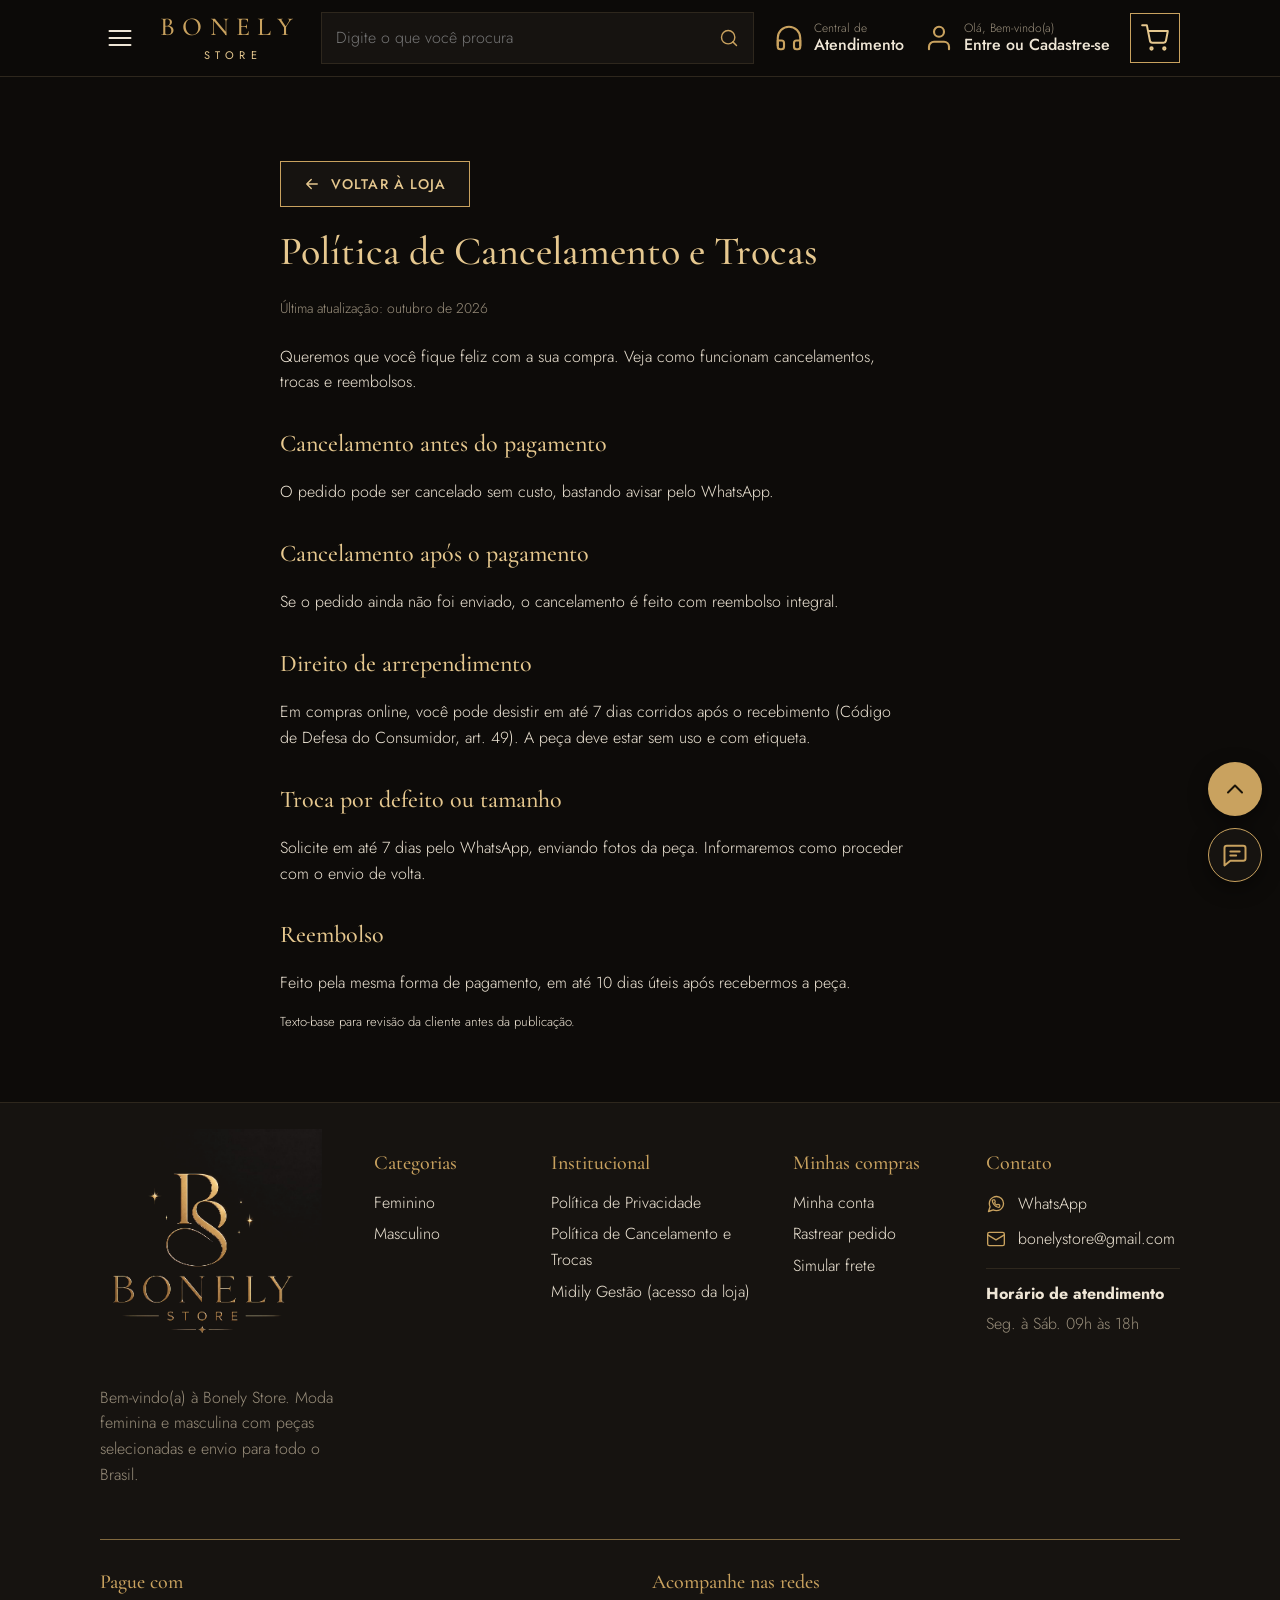
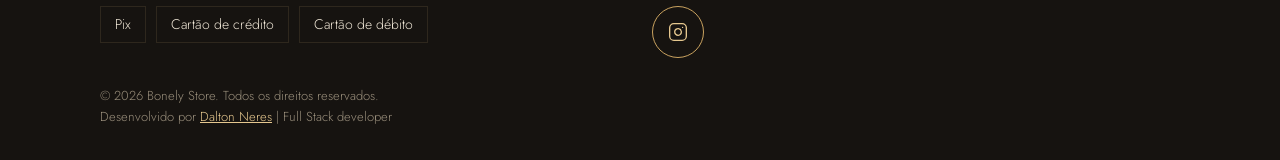
<file: cancelamento.html>
<!doctype html>
<html lang="pt-BR">
<head>
<meta charset="utf-8">
<meta name="viewport" content="width=device-width, initial-scale=1, viewport-fit=cover">
<title>Política de Cancelamento e Trocas | Bonely Store</title>
<link rel="icon" href="IMGs/logo_img.jpeg">
<link href="https://fonts.googleapis.com/css2?family=Cormorant+Garamond:wght@400;500;600&family=Jost:wght@300;400;500&display=swap" rel="stylesheet">
<link rel="stylesheet" href="style.css">
</head>
<body>
<div id="app"></div>
<template id="doc">
<h1>Política de Cancelamento e Trocas</h1>
<p class="upd">Última atualização: outubro de 2026</p>
<p>Queremos que você fique feliz com a sua compra. Veja como funcionam cancelamentos, trocas e reembolsos.</p>
<h2>Cancelamento antes do pagamento</h2>
<p>O pedido pode ser cancelado sem custo, bastando avisar pelo WhatsApp.</p>
<h2>Cancelamento após o pagamento</h2>
<p>Se o pedido ainda não foi enviado, o cancelamento é feito com reembolso integral.</p>
<h2>Direito de arrependimento</h2>
<p>Em compras online, você pode desistir em até 7 dias corridos após o recebimento (Código de Defesa do Consumidor, art. 49). A peça deve estar sem uso e com etiqueta.</p>
<h2>Troca por defeito ou tamanho</h2>
<p>Solicite em até 7 dias pelo WhatsApp, enviando fotos da peça. Informaremos como proceder com o envio de volta.</p>
<h2>Reembolso</h2>
<p>Feito pela mesma forma de pagamento, em até 10 dias úteis após recebermos a peça.</p>
<p class="tag">Texto-base para revisão da cliente antes da publicação.</p>
</template>
<script>window.STATIC_PAGE=1</script>
<script src="app.js"></script>
<script src="midily.js"></script>
</body>
</html>
</file>
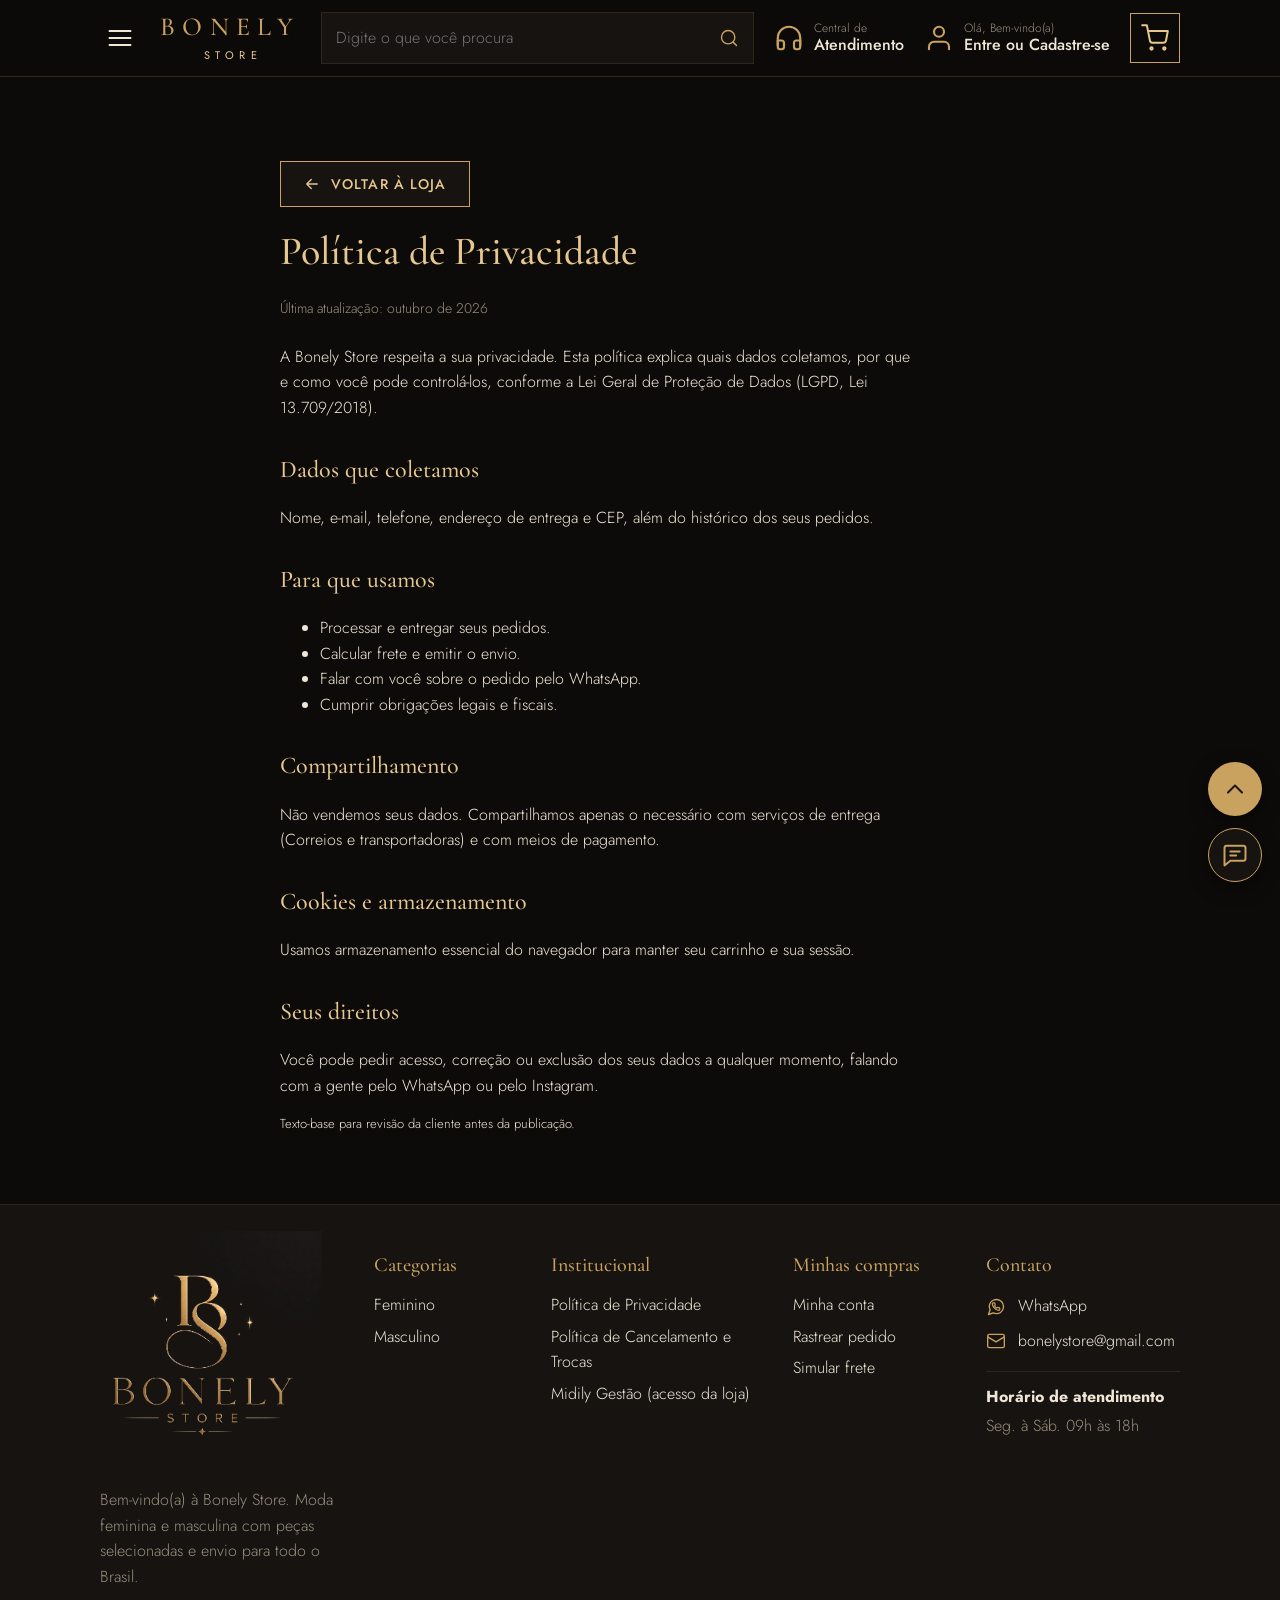
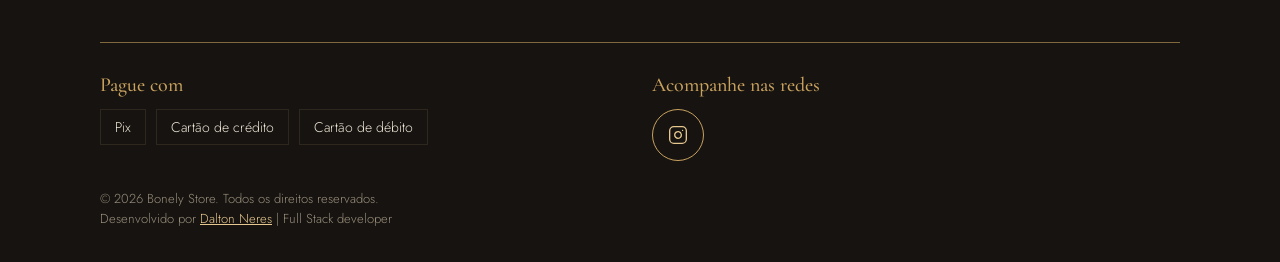
<file: privacidade.html>
<!doctype html>
<html lang="pt-BR">
<head>
<meta charset="utf-8">
<meta name="viewport" content="width=device-width, initial-scale=1, viewport-fit=cover">
<title>Política de Privacidade | Bonely Store</title>
<link rel="icon" href="IMGs/logo_img.jpeg">
<link href="https://fonts.googleapis.com/css2?family=Cormorant+Garamond:wght@400;500;600&family=Jost:wght@300;400;500&display=swap" rel="stylesheet">
<link rel="stylesheet" href="style.css">
</head>
<body>
<div id="app"></div>
<template id="doc">
<h1>Política de Privacidade</h1>
<p class="upd">Última atualização: outubro de 2026</p>
<p>A Bonely Store respeita a sua privacidade. Esta política explica quais dados coletamos, por que e como você pode controlá-los, conforme a Lei Geral de Proteção de Dados (LGPD, Lei 13.709/2018).</p>
<h2>Dados que coletamos</h2>
<p>Nome, e-mail, telefone, endereço de entrega e CEP, além do histórico dos seus pedidos.</p>
<h2>Para que usamos</h2>
<ul><li>Processar e entregar seus pedidos.</li><li>Calcular frete e emitir o envio.</li><li>Falar com você sobre o pedido pelo WhatsApp.</li><li>Cumprir obrigações legais e fiscais.</li></ul>
<h2>Compartilhamento</h2>
<p>Não vendemos seus dados. Compartilhamos apenas o necessário com serviços de entrega (Correios e transportadoras) e com meios de pagamento.</p>
<h2>Cookies e armazenamento</h2>
<p>Usamos armazenamento essencial do navegador para manter seu carrinho e sua sessão.</p>
<h2>Seus direitos</h2>
<p>Você pode pedir acesso, correção ou exclusão dos seus dados a qualquer momento, falando com a gente pelo WhatsApp ou pelo Instagram.</p>
<p class="tag">Texto-base para revisão da cliente antes da publicação.</p>
</template>
<script>window.STATIC_PAGE=1</script>
<script src="app.js"></script>
<script src="midily.js"></script>
</body>
</html>
</file>
<file: style.css>
:root{color-scheme:dark;--bg:#0d0b09;--bg2:#161310;--line:#2e271d;--gold:#c9a25f;--gold2:#e6c88f;--tx:#efe6d6;--mut:#9a8f7c;--err:#d9806b;box-sizing:border-box;padding-top:env(safe-area-inset-top,0px);padding-bottom:env(safe-area-inset-bottom,0px)}
html{scroll-padding-top:env(safe-area-inset-top,0px)}
*{box-sizing:border-box}
body{margin:0;background:var(--bg);color:var(--tx);font:300 16px/1.6 Jost,system-ui,sans-serif}
h1,h2,h3,.serif{font-family:'Cormorant Garamond',Georgia,serif;font-weight:500;margin:0}
a{color:var(--gold2)}
button,input,select{font:inherit;color:inherit}
button{cursor:pointer}
:focus-visible{outline:2px solid var(--gold);outline-offset:2px}
.wrap{max-width:1120px;margin:0 auto;padding:0 20px}
header{position:sticky;top:env(safe-area-inset-top,0px);z-index:5;background:rgba(13,11,9,.94);border-bottom:1px solid var(--line)}
header .wrap{display:flex;align-items:center;justify-content:space-between;height:64px;gap:12px}
.brand{font:500 26px 'Cormorant Garamond',serif;letter-spacing:.28em;color:var(--gold);cursor:pointer;background:none;border:0;padding:0}
nav{display:flex;gap:18px;align-items:center;flex-wrap:wrap}
nav button{background:none;border:0;color:var(--tx);padding:4px 0;letter-spacing:.04em}
nav button:hover{color:var(--gold2)}
.btn{background:var(--gold);color:#1a1409;border:0;padding:11px 22px;letter-spacing:.06em;font-weight:500}
.btn:hover{background:var(--gold2)}
.btn.ghost{background:none;border:1px solid var(--gold);color:var(--gold2)}
.btn.sm{padding:6px 12px;font-size:14px}
.hero{padding:88px 0 72px;text-align:center;border-bottom:1px solid var(--line)}
.hero h1{font-size:clamp(46px,9vw,96px);letter-spacing:.2em;color:var(--gold);line-height:1}
.hero p{max-width:520px;margin:22px auto 30px;color:var(--mut);font-size:18px}
.spark{color:var(--gold2);letter-spacing:1em;font-size:14px}
section{padding:56px 0}
h2{font-size:34px;color:var(--gold2);margin-bottom:6px}
.sub{color:var(--mut);margin:0 0 24px}
.tabs{display:flex;gap:8px;flex-wrap:wrap;margin-bottom:24px;align-items:center}
.tabs button,.tabs select{background:none;border:1px solid var(--line);padding:7px 16px}
.tabs button.on{border-color:var(--gold);color:var(--gold2)}
.tabs select{background:var(--bg)}
.grid{display:grid;grid-template-columns:repeat(auto-fill,minmax(230px,1fr));gap:22px}
.card{background:var(--bg2);border:1px solid var(--line)}
.ph{aspect-ratio:4/5;display:grid;place-items:center;background:radial-gradient(circle at 50% 35%,#2a2218,#120f0b);font:500 64px 'Cormorant Garamond',serif;color:var(--gold);overflow:hidden}
.ph img{width:100%;height:100%;object-fit:cover}
.card .in{padding:14px}
.card h3{font-size:22px}
.price{color:var(--gold2);font-size:18px}
.tag{font-size:13px;color:var(--mut)}
.row{display:flex;gap:8px;align-items:center;flex-wrap:wrap;margin-top:10px}
input,select{background:var(--bg);border:1px solid var(--line);padding:9px 11px;width:100%}
.row input,.row select{width:auto;flex:1;min-width:90px}
label{display:block;font-size:14px;color:var(--mut);margin:10px 0 4px}
.drawer{position:fixed;top:0;right:0;bottom:0;width:min(420px,100%);background:var(--bg2);border-left:1px solid var(--line);z-index:9;transform:translateX(100%);transition:transform .25s;overflow:auto;padding:20px;padding-top:calc(20px + env(safe-area-inset-top,0px))}
.drawer.open{transform:none}
.line{display:flex;justify-content:space-between;gap:10px;padding:8px 0;border-bottom:1px solid var(--line)}
.cart-drawer{padding:0 24px 24px}
.cart-head{position:sticky;top:0;z-index:1;display:flex;align-items:center;justify-content:space-between;gap:12px;padding:calc(18px + env(safe-area-inset-top,0px)) 0 16px;background:var(--bg2);border-bottom:1px solid var(--line)}
.cart-head h2{margin:0;font-size:30px}
.cart-items{margin:8px 0 18px}
.cart-item{display:flex;align-items:center;justify-content:space-between;gap:16px;padding:16px 0;border-bottom:1px solid var(--line)}
.cart-item-copy{min-width:0}
.cart-item h3{font-size:20px;line-height:1.2;color:var(--tx);overflow-wrap:anywhere}
.cart-item-meta{display:flex;align-items:center;gap:8px;flex-wrap:wrap;margin-top:6px;color:var(--mut);font-size:13px}
.cart-wait{padding:1px 7px;border:1px solid var(--line);font-size:12px}
.cart-item-side{display:flex;align-items:center;gap:8px;flex-shrink:0;color:var(--gold2);white-space:nowrap}
.cart-remove{width:32px;height:32px;border:0;background:none;color:var(--mut);font-size:22px;line-height:1}
.cart-remove:hover{color:var(--gold2)}
.total{font-size:22px;color:var(--gold2)}
.modal{position:fixed;inset:0;background:rgba(0,0,0,.75);z-index:12;display:grid;place-items:center;padding:20px}
.modal>div{background:var(--bg2);border:1px solid var(--gold);max-width:640px;max-height:85vh;overflow:auto;padding:28px}
.modal p,.modal li{color:var(--tx)}
footer{border-top:1px solid var(--line);padding:44px 0 32px;background:var(--bg2)}
footer .cols{display:grid;grid-template-columns:repeat(auto-fit,minmax(200px,1fr));gap:28px}
footer h3{font-size:20px;color:var(--gold);margin-bottom:8px}
footer button.lk{background:none;border:0;padding:3px 0;display:block;color:var(--tx);text-align:left}
footer button.lk:hover{color:var(--gold2)}
.copy{color:var(--mut);font-size:13px;margin-top:28px}
.st{display:inline-block;padding:2px 10px;border:1px solid var(--gold);font-size:13px;color:var(--gold2)}
table{width:100%;border-collapse:collapse;font-size:15px}
th,td{text-align:left;padding:9px 8px;border-bottom:1px solid var(--line);vertical-align:top}
th{color:var(--gold2);font-weight:400}
.scroll{overflow-x:auto}
.two{display:grid;grid-template-columns:repeat(auto-fit,minmax(260px,1fr));gap:24px}
.err{color:var(--err)}
.empty{color:var(--mut);padding:20px 0}
@media (prefers-reduced-motion:reduce){.drawer{transition:none}}
.hero{padding:40px 0 56px;background:radial-gradient(ellipse at 50% 0,#1d1710,var(--bg) 70%)}
.herologo{width:min(440px,86vw);height:auto;display:block;margin:0 auto;mix-blend-mode:lighten}
.hero p{margin:6px auto 26px}
.trust{border-bottom:1px solid var(--line);background:var(--bg2)}
.trust .wrap{display:flex;justify-content:center;gap:12px 36px;flex-wrap:wrap;padding-top:14px;padding-bottom:14px;font-size:14px;color:var(--gold2);letter-spacing:.04em}
.card{transition:border-color .2s,transform .2s}.card:hover{border-color:var(--gold)}
.card h3{letter-spacing:.02em}
.wafab{width:54px;height:54px;padding:0!important;justify-content:center;font-size:0;position:fixed;right:18px;bottom:calc(18px + env(safe-area-inset-bottom,0px));z-index:6;background:#25d366;color:#07240f;font-weight:500;padding:12px 18px;border-radius:999px;text-decoration:none;box-shadow:0 6px 20px rgba(0,0,0,.45)}
footer .brand{display:block}
.ic{width:20px;height:20px;flex:none}
.contact{list-style:none;margin:0;padding:0}
.contact a{display:flex;align-items:center;gap:12px;padding:7px 0;color:var(--tx);text-decoration:none}
.contact a:hover{color:var(--gold2)}
.contact .ic{color:var(--gold)}
.contact span{display:flex;flex-direction:column;line-height:1.3}
.contact small{color:var(--mut);font-size:13px}
a.lk{display:block;padding:3px 0;color:var(--tx);text-decoration:none}
a.lk:hover{color:var(--gold2)}
.wafab,.btn.ghost{display:inline-flex;align-items:center;gap:8px}
.doc{max-width:760px;padding-top:48px;padding-bottom:64px}
.doc h1{font-size:40px;color:var(--gold2);margin-bottom:4px}
.doc h2{font-size:24px;margin:30px 0 6px}
.doc p,.doc li{color:var(--tx);max-width:70ch}
.doc .upd{color:var(--mut);font-size:14px;margin-bottom:24px}
.docback{display:inline-flex;align-items:center;gap:10px;margin:28px 0 12px;padding:11px 22px;background:var(--bg2);border:1px solid var(--gold);color:var(--gold2);text-decoration:none;font-size:14px;font-weight:500;letter-spacing:.08em;text-transform:uppercase;transition:background .2s,color .2s,box-shadow .2s}
.docback svg{width:18px;height:18px;flex:none;transition:transform .2s}
.docback:hover{background:var(--gold);color:#1a1409;box-shadow:0 4px 18px rgba(201,162,95,.28)}
.docback:hover svg{transform:translateX(-4px)}
.docback:active{transform:translateY(1px)}
@media (max-width:640px){.docback{width:100%;justify-content:center;box-sizing:border-box}}
@media (prefers-reduced-motion:reduce){.docback,.docback svg{transition:none}}

.steps{display:flex;gap:6px;flex-wrap:wrap;margin:12px 0}.steps span{font-size:13px;padding:4px 10px;border:1px solid var(--line);color:var(--mut)}.steps span.on{border-color:var(--gold);color:var(--gold2)}
header .wrap{height:auto;min-height:64px;padding-top:6px;padding-bottom:6px}
.pills{display:flex;gap:10px;flex-wrap:wrap;margin-bottom:14px}
.pills button{background:none;border:1px solid var(--line);padding:8px 22px;letter-spacing:.05em}
.pills button:hover{border-color:var(--gold)}
.pills button.on{background:var(--gold);color:#1a1409;border-color:var(--gold)}
.chips{display:flex;gap:4px 18px;flex-wrap:wrap;align-items:center;margin-bottom:28px;font-size:14px;color:var(--mut)}
.chips button{background:none;border:0;border-bottom:1px solid transparent;padding:2px 0;color:var(--mut)}
.chips button.on{color:var(--gold2);border-bottom-color:var(--gold)}
.cartbtn{position:relative;display:inline-flex;align-items:center;justify-content:center;width:50px;height:50px;background:none;border:1px solid var(--gold);color:var(--gold2);padding:0}
.cartbtn .ic{width:28px;height:28px}
.cartbtn:hover{background:var(--gold);color:#1a1409}
.cartbtn b{box-shadow:0 0 0 2px var(--bg);position:absolute;top:-8px;right:-8px;min-width:18px;height:18px;border-radius:9px;background:var(--gold);color:#1a1409;font:500 12px/18px Jost,sans-serif;text-align:center}
header .hd{display:grid;grid-template-columns:auto auto 1fr auto auto auto;align-items:center;gap:12px 20px;height:auto;min-height:76px}
.iconbtn{background:none;border:0;color:var(--tx);padding:6px;display:inline-flex}
.iconbtn .ic{width:28px;height:28px}
.search{display:flex;align-items:center;background:var(--bg2);border:1px solid var(--line);max-width:720px;width:100%;justify-self:center}
.search:focus-within{border-color:var(--gold)}
.search input{border:0;background:none;padding:12px 14px;outline:none}
.search button{background:none;border:0;color:var(--gold);padding:0 14px;display:inline-flex}
.hbox{background:none;border:0;display:flex;align-items:center;gap:10px;text-align:left;line-height:1.15;font-weight:500;color:var(--tx);text-decoration:none;padding:0}
.hbox .ic{width:30px;height:30px;color:var(--gold)}
.hbox small{display:block;font-weight:300;font-size:12px;color:var(--mut)}
.hbox:hover{color:var(--gold2)}
.drawer.left{right:auto;left:0;border-left:0;border-right:1px solid var(--line);transform:translateX(-100%)}
.drawer.left.open{transform:none}
.scrim{position:fixed;inset:0;background:rgba(0,0,0,.6);z-index:8;display:none}.scrim.show{display:block}
.mlk{display:block;width:100%;text-align:left;background:none;border:0;border-bottom:1px solid var(--line);padding:12px 0;font-size:18px;color:var(--tx)}
.mlk:hover{color:var(--gold2)}
.fabs{position:fixed;right:18px;bottom:calc(18px + env(safe-area-inset-bottom,0px));z-index:6;display:flex;flex-direction:column;gap:12px}
.fab{width:54px;height:54px;border-radius:50%;display:grid;place-items:center;border:0;text-decoration:none;box-shadow:0 6px 20px rgba(0,0,0,.45)}
.fab .ic{width:28px;height:28px}
.fab.up{background:var(--gold);color:#1a1409}
.fab.wa{background:#25d366;color:#fff}
.fgrid{display:grid;grid-template-columns:1.5fr .9fr 1.3fr 1fr 1.2fr;gap:32px}
.flogo{width:min(240px,100%);mix-blend-mode:lighten;display:block;margin:-18px 0 0 -18px}
.fabout{color:var(--mut);max-width:34ch}
.hours{border-top:1px solid var(--line);margin-top:12px;padding-top:12px}
.hours p{margin:4px 0 14px;color:var(--mut)}
.soc{width:52px;height:52px;border-radius:50%;border:1px solid var(--gold);color:var(--gold2);display:grid;place-items:center}
.soc:hover{background:var(--gold);color:#1a1409}
.fline{height:1px;background:var(--gold);opacity:.6;margin:36px 0 26px}
.fpay{display:grid;grid-template-columns:repeat(auto-fit,minmax(240px,1fr));gap:24px}
.pay{display:flex;gap:10px;flex-wrap:wrap}
.pay span{border:1px solid var(--line);padding:6px 14px;font-size:14px;color:var(--tx)}
button.lk.inl{display:inline;padding:0;background:none;border:0;color:var(--gold2);text-decoration:underline}
.benefits{border-bottom:1px solid var(--line);background:var(--bg2)}
.benefits .wrap{display:grid;grid-template-columns:repeat(auto-fit,minmax(210px,1fr));gap:18px 24px;padding-top:22px;padding-bottom:22px}
.ben{display:flex;align-items:center;gap:12px}
.ben .ic{width:36px;height:36px;color:var(--gold)}
.ben span{display:flex;flex-direction:column;line-height:1.3;font-size:14px;color:var(--mut)}
.ben b{color:var(--tx);font-weight:500;font-size:15px}

/* Responsivo */
img{max-width:100%}
.modal>div{max-height:85dvh}
@media (min-width:1400px){.wrap{max-width:1240px}}
@media (max-width:1100px){.hbox span{display:none}}
@media (max-width:820px){
 header .hd{grid-template-columns:auto 1fr auto auto auto;gap:8px 12px;min-height:60px}
 .search{order:9;grid-column:1/-1;max-width:none;justify-self:stretch}
 .brand{justify-self:start}
 .fgrid{grid-template-columns:repeat(2,1fr);gap:28px 20px}
 .fgrid>div:first-child{grid-column:1/-1}
 section{padding:40px 0}
 h2{font-size:30px}
 .hero{padding:24px 0 40px}
 .hero p{font-size:16px}
 .doc h1{font-size:32px}
}
@media (max-width:560px){
 .wrap{padding:0 16px}
 .brand{font-size:22px;letter-spacing:.16em}
 .brand .sep{display:block;margin:2px 0 0;font:400 10px Jost,sans-serif;letter-spacing:.42em}
 .brand .sep i{display:none}
 .hbox.central{display:none}
 .cartbtn{width:44px;height:44px}
 .grid{grid-template-columns:repeat(2,1fr);gap:12px}
 .card .in{padding:10px}
 .card h3{font-size:18px}
 .price{font-size:16px}
 .card .row{flex-direction:column;align-items:stretch}
 .card .row .btn{width:100%}
 .card .row select{width:100%;flex:none}
 .benefits .wrap{grid-template-columns:repeat(2,1fr);gap:16px 12px;padding-top:18px;padding-bottom:18px}
 .ben{gap:8px}.ben .ic{width:28px;height:28px}.ben span{font-size:12px}.ben b{font-size:13px}
 .pills button{padding:8px 16px}
 .modal{padding:12px}.modal>div{padding:20px}
 .fabs{right:12px;bottom:calc(12px + env(safe-area-inset-bottom,0px));gap:10px}
 .fab{width:46px;height:46px}.fab .ic{width:24px;height:24px}
 .drawer{padding:16px;padding-top:calc(16px + env(safe-area-inset-top,0px))}
 .cart-drawer{padding:0 16px 16px}
 .cart-head{padding-top:calc(14px + env(safe-area-inset-top,0px))}
}
@media (max-width:480px){.drawer.left{width:86vw}}
@media (max-width:400px){.fgrid{grid-template-columns:1fr}}
@media (pointer:coarse){.btn.sm{min-height:40px}.chips button{padding:6px 0}.mlk{padding:14px 0}}

.pills a{border:1px solid var(--gold);padding:8px 22px;letter-spacing:.05em;color:var(--gold2);text-decoration:none}
.pills a:hover{background:var(--gold);color:#1a1409}
.brand .sep{margin-left:.7em;white-space:nowrap;font-size:.62em;letter-spacing:.22em;color:var(--gold2)}
.brand .sep i{font-style:normal;margin-right:.7em;color:var(--mut)}.brand .sep b{font-weight:500}
.brand .sub2{display:block;font:400 10px Jost,sans-serif;letter-spacing:.42em;color:var(--gold2);margin-top:2px;text-align:left}
.hero h1.imp{font-size:clamp(30px,8vw,72px);letter-spacing:.12em;overflow-wrap:anywhere}
a.mlk{text-decoration:none}

.card{position:relative}
.clk{cursor:pointer}
h3.clk:hover{color:var(--gold2)}
.shbtn{position:absolute;top:8px;right:8px;z-index:1;width:38px;height:38px;border-radius:50%;background:rgba(13,11,9,.78);border:1px solid var(--line);color:var(--gold2);display:grid;place-items:center;padding:0}
.shbtn:hover{border-color:var(--gold)}
.shbtn .ic{width:18px;height:18px}
.pdp{display:grid;grid-template-columns:minmax(0,420px) 1fr;gap:32px;align-items:start}
@media (max-width:700px){.pdp{grid-template-columns:1fr}}
.msgprev{white-space:pre-wrap;overflow-wrap:anywhere;background:var(--bg);border:1px solid var(--line);padding:10px 12px;font:inherit;color:var(--tx);margin:0}

.tiles{display:grid;grid-template-columns:repeat(auto-fit,minmax(150px,1fr));gap:12px;margin:14px 0 22px}
.tile{background:var(--bg2);border:1px solid var(--line);padding:14px}
.tile small{display:block;color:var(--mut);font-size:13px}
.tile b{font:500 24px 'Cormorant Garamond',serif;color:var(--gold2)}
.chart{display:flex;gap:6px;height:200px;margin:10px 0 24px}
.chart .col{flex:1;min-width:0;display:flex;flex-direction:column}
.chart .bw{flex:1;display:flex;align-items:flex-end;border-bottom:1px solid var(--line)}
.chart .b{width:100%;background:var(--gold);min-height:2px}
.chart .col:hover .b{background:var(--gold2)}
.chart .l{font-size:10px;color:var(--mut);text-align:center;margin-top:4px;white-space:nowrap}
.hb{display:grid;grid-template-columns:minmax(80px,170px) 1fr auto;gap:10px;align-items:center;margin:6px 0;font-size:14px}
.hb .ht{background:var(--bg2);height:14px;border:1px solid var(--line)}
.hb .ht i{display:block;height:100%;background:var(--gold)}
.hb .ht i.low{background:var(--err)}
.hl{overflow:hidden;text-overflow:ellipsis;white-space:nowrap}
.hv{color:var(--mut);min-width:60px;text-align:right}
.prog{height:12px;background:var(--bg);border:1px solid var(--line);margin:8px 0}
.prog i{display:block;height:100%;background:var(--gold)}
.welcome{background:radial-gradient(ellipse at 0 0,#1d1710,var(--bg) 70%);border-bottom:1px solid var(--line);padding:26px 0}
.welcome h1{font-size:clamp(26px,5vw,38px);color:var(--gold2)}
.welcome p{margin:4px 0}
.welcome .meta{color:var(--gold2)}
.welcome .prog{max-width:520px}
.aq{margin-bottom:12px}
.phd{height:auto;min-height:64px}
@media (max-width:560px){.chart{height:160px;gap:3px}.chart .l{font-size:9px}.hb{grid-template-columns:minmax(70px,110px) 1fr auto}}

.pcard{display:flex;gap:14px;align-items:center;border:1px solid var(--gold);background:var(--bg);padding:12px;margin:12px 0}
.pcard .ph{width:76px;aspect-ratio:1;font-size:30px;flex:none}
.pcard b{font:500 20px 'Cormorant Garamond',serif;color:var(--tx)}
.linkbox{display:flex;gap:10px;align-items:center;border:1px dashed var(--gold);padding:10px 12px;margin:12px 0;font-size:14px;color:var(--gold2);overflow-wrap:anywhere}
.bubble{background:#12372a;border-radius:14px 14px 14px 3px;padding:12px 14px;color:#e9fff3;white-space:pre-wrap;overflow-wrap:anywhere;margin:12px 0;max-width:420px}

/* pop-up de escolha do painel (Moda x Importados) */
.modal>div.apd{width:min(600px,100%);max-width:600px;padding:32px;box-shadow:0 24px 70px rgba(0,0,0,.65);animation:apin .22s ease-out}
.aph{text-align:center;margin-bottom:22px}
.aph h2{margin:6px 0 4px}.aph .sub{margin:0}
.apg{display:grid;gap:12px}
.apc{display:grid;grid-template-columns:auto 1fr;gap:4px 16px;align-items:center;text-align:left;width:100%;padding:18px;background:var(--bg);border:1px solid var(--line);color:var(--tx);cursor:pointer;position:relative;transition:border-color .2s,background .2s}
.apc:hover,.apc:focus-visible{border-color:var(--gold);background:#17130d}
.apc.cur{border-color:var(--gold)}
.api{grid-row:span 2;width:52px;height:52px;display:grid;place-items:center;border:1px solid var(--gold);border-radius:50%;color:var(--gold2)}
.api svg{width:26px;height:26px}
.apt2 b{display:block;font:500 26px/1.1 'Cormorant Garamond',serif;color:var(--gold2)}
.apt2 small{color:var(--mut);font-size:14px}
.apb{grid-column:2;display:flex;gap:6px;flex-wrap:wrap;margin-top:6px}
.apb span{font-size:12.5px;padding:2px 10px;border:1px solid var(--line);color:var(--mut)}
.apb span.hot{border-color:var(--gold);color:var(--gold2)}
.apcur{position:absolute;top:10px;right:12px;font-size:11px;letter-spacing:.12em;text-transform:uppercase;color:var(--gold2)}
.apf{display:flex;justify-content:center;margin-top:18px}
@keyframes apin{from{opacity:0;transform:translateY(12px) scale(.98)}}
@media (prefers-reduced-motion:reduce){.modal>div.apd{animation:none}}
@media (max-width:480px){.modal>div.apd{padding:20px}.apc{padding:14px;gap:4px 12px}.api{width:44px;height:44px}.apcur{position:static;grid-column:2}}

/* descrição e detalhes do produto */
textarea{background:var(--bg);border:1px solid var(--line);padding:9px 11px;width:100%;color:var(--tx);font:inherit;resize:vertical}
textarea:focus{border-color:var(--gold);outline:0}
.pdesc{white-space:pre-line;color:var(--tx);margin:0 0 14px;line-height:1.7;overflow-wrap:anywhere}
.pspec{list-style:none;margin:0 0 16px;padding:0;border-top:1px solid var(--line)}
.pspec li{display:flex;justify-content:space-between;gap:16px;padding:8px 0;border-bottom:1px solid var(--line);font-size:15px}
.pspec span{color:var(--mut)}
.pspec b{font-weight:400;color:var(--tx);text-align:right;overflow-wrap:anywhere}

/* botão "Voltar ao catálogo" na página do produto */
.backrow{margin:0 0 18px}
.backbtn{display:inline-flex;align-items:center;gap:8px;padding:9px 18px 9px 12px;background:none;border:1px solid var(--line);border-radius:999px;color:var(--gold2);letter-spacing:.05em;font-size:15px;transition:border-color .2s,background .2s,color .2s}
.backbtn svg{transition:transform .2s}
.backbtn:hover{border-color:var(--gold);background:var(--gold);color:#1a1409}
.backbtn:hover svg{transform:translateX(-3px)}
@media (prefers-reduced-motion:reduce){.backbtn,.backbtn svg{transition:none}}

/* selo de site seguro (rodapé) */
.ssl{display:inline-flex;align-items:center;gap:12px;padding:10px 16px;border:1px solid var(--gold);color:var(--gold2)}
.ssl span{display:flex;flex-direction:column;line-height:1.25}
.ssl b{font-weight:500;color:var(--tx);letter-spacing:.04em}
.ssl small{color:var(--mut);font-size:13px}

/* confirmação do pedido (Minha conta) */
.okbox{border:1px solid var(--gold);background:radial-gradient(ellipse at 0 0,#1d1710,var(--bg2) 70%);padding:18px 20px;margin:18px 0 6px}
.okid{font:500 clamp(34px,7vw,48px)/1.1 'Cormorant Garamond',serif;color:var(--gold2);letter-spacing:.12em;margin:2px 0 6px}
.okbox p{margin:0 0 4px;max-width:60ch}

/* acesso rápido às categorias (logo abaixo do topo) */
.cats{border-bottom:1px solid var(--line)}
.cats .wrap{display:grid;grid-template-columns:repeat(auto-fit,minmax(170px,1fr));gap:12px;padding-top:20px;padding-bottom:20px}
.ctile{position:relative;display:flex;flex-direction:column;gap:2px;text-align:left;padding:14px 44px 14px 18px;background:var(--bg2);border:1px solid var(--line);color:var(--tx);text-decoration:none;transition:border-color .2s,background .2s}
.ctile b{font:500 24px/1.15 'Cormorant Garamond',Georgia,serif;color:var(--gold2)}
.ctile small{color:var(--mut);font-size:13.5px;line-height:1.3}
.ctile span{position:absolute;right:16px;top:50%;transform:translateY(-50%);color:var(--gold);font-size:20px;transition:transform .2s}
.ctile:hover{border-color:var(--gold);background:#1d1710}
.ctile:hover span{transform:translate(4px,-50%)}
.ctile.imp{border-color:var(--gold)}
@media (max-width:700px){.cats .wrap{grid-template-columns:repeat(2,1fr);gap:10px}.ctile{padding:12px 34px 12px 14px}.ctile b{font-size:21px}.ctile span{right:12px}}
@media (prefers-reduced-motion:reduce){.ctile,.ctile span{transition:none}}

/* hero da moda sem botão: o espaço de baixo fica menor */
.hero:has(.herologo){padding-bottom:28px}
.hero:has(.herologo) p{margin-bottom:0}
.hero:has(h1.imp){padding-bottom:32px}
.hero:has(h1.imp) p{margin-bottom:0}

/* pop-up de entrar / cadastrar */
.modal>.lgn{position:relative;width:min(420px,100%);padding:40px clamp(24px,6vw,44px) 28px;border:1px solid var(--line);border-top:2px solid var(--gold);background:var(--bg2);box-shadow:0 24px 60px rgba(0,0,0,.55);max-height:92dvh;text-align:center}
.lgn .lgx{position:absolute;top:10px;right:12px;width:40px;height:40px;background:none;border:0;color:var(--mut);font-size:28px;line-height:1;padding:0}
.lgn .lgx:hover{color:var(--gold2)}
.lgn .lgk{display:block;font:500 15px 'Cormorant Garamond',serif;letter-spacing:.42em;color:var(--gold);margin-bottom:14px;padding-left:.42em}
.lgn h2{font-size:clamp(32px,7vw,40px);line-height:1.1;color:var(--tx)}
.modal .lgn p.lgs{color:var(--mut);margin:10px auto 6px;font-size:15.5px;line-height:1.5;max-width:32ch}
.lgn .lgnote{margin:16px 0 0;padding:2px 0 2px 14px;border-left:2px solid var(--gold);color:var(--gold2);font-size:14.5px;line-height:1.45;text-align:left}
.lgn label{display:block;margin:22px 0 0;font-size:12.5px;letter-spacing:.14em;text-transform:uppercase;color:var(--mut);text-align:left}
.lgn input{background:transparent;border:0;border-bottom:1px solid var(--line);padding:10px 0 12px;font-size:17px;color:var(--tx);outline:none;transition:border-color .2s}
.lgn input:focus{border-bottom-color:var(--gold)}
.lgn input:focus-visible{outline:none}
.modal .lgn p.lgerr{color:var(--err);margin:12px 0 0;font-size:14.5px;text-align:left}
.lgn .lgb{display:block;width:100%;margin-top:28px;padding:16px;background:var(--gold);color:#1a1409;border:0;font:500 14px Jost,sans-serif;letter-spacing:.18em;text-transform:uppercase;transition:background .2s}
.lgn .lgb:hover{background:var(--gold2)}
.modal .lgn p.lgsw{margin:18px 0 0;font-size:15px;color:var(--mut)}
.lgn .lgsw button{background:none;border:0;padding:0;color:var(--gold2);text-decoration:underline;text-underline-offset:4px;font-size:inherit}
.lgn .lgsw button:hover{color:var(--gold)}
.modal .lgn p.lgf{margin:22px 0 0;padding-top:16px;border-top:1px solid var(--line);font-size:12.5px;line-height:1.55;color:var(--mut)}
.lgn .lgf a{color:var(--gold2)}
@media (max-width:700px){.modal{padding:12px}.modal>.lgn{padding:34px 22px 22px}.lgn label{margin-top:18px}.lgn .lgb{margin-top:24px;padding:15px}}
@media (prefers-reduced-motion:reduce){.lgn input,.lgn .lgb{transition:none}}

/* ==========================================================================
   Painel da loja | repaginada. Tudo escopado em body.is-panel, a loja não muda.
   ========================================================================== */
body.is-panel{background:radial-gradient(ellipse 90% 45% at 50% -8%,#21180d 0,transparent 70%) fixed,var(--bg)}

/* topo */
body.is-panel header{background:rgba(13,11,9,.8);-webkit-backdrop-filter:blur(12px);backdrop-filter:blur(12px);border-bottom:1px solid rgba(201,162,95,.3);box-shadow:0 8px 30px -18px rgba(0,0,0,.9)}
body.is-panel .phd .row{margin:0;gap:10px}
body.is-panel .welcome{position:relative;padding:34px 0 30px;background:linear-gradient(135deg,#1f1810 0,rgba(13,11,9,0) 62%);border-bottom:1px solid rgba(201,162,95,.18)}
body.is-panel .welcome:before{content:"";position:absolute;left:0;top:0;bottom:0;width:3px;background:linear-gradient(180deg,var(--gold2),rgba(201,162,95,.1))}
body.is-panel .welcome h1{font-size:clamp(30px,5.4vw,46px);line-height:1.08;letter-spacing:.01em}
body.is-panel .welcome p{color:var(--mut)}
body.is-panel .welcome .meta{color:var(--gold2);margin-top:10px}
body.is-panel .welcome .meta b{font-size:1.15em}

/* botões */
body.is-panel .btn{display:inline-flex;align-items:center;justify-content:center;gap:8px;border:1px solid transparent;border-radius:10px;padding:11px 22px;font-weight:500;letter-spacing:.03em;cursor:pointer;background:linear-gradient(180deg,var(--gold2),var(--gold));color:#1a1409;box-shadow:inset 0 1px 0 rgba(255,255,255,.3),0 8px 18px -8px rgba(201,162,95,.6);transition:transform .15s,box-shadow .2s,background .2s,border-color .2s}
body.is-panel .btn:hover{background:linear-gradient(180deg,#f2d9a4,var(--gold2));transform:translateY(-1px);box-shadow:inset 0 1px 0 rgba(255,255,255,.35),0 12px 22px -8px rgba(201,162,95,.7)}
body.is-panel .btn:active{transform:translateY(1px);box-shadow:inset 0 1px 0 rgba(255,255,255,.2),0 3px 8px -4px rgba(201,162,95,.6)}
body.is-panel .btn.sm{padding:8px 15px;font-size:14px;border-radius:9px}
body.is-panel .btn.ghost{background:rgba(201,162,95,.07);border-color:rgba(201,162,95,.5);color:var(--gold2);box-shadow:none}
body.is-panel .btn.ghost:hover{background:rgba(201,162,95,.17);border-color:var(--gold2);box-shadow:0 8px 20px -12px rgba(201,162,95,.6)}
body.is-panel .btn.danger{background:rgba(217,128,107,.07);border-color:rgba(217,128,107,.5);color:var(--err)}
body.is-panel .btn.danger:hover{background:rgba(217,128,107,.17);border-color:var(--err);box-shadow:0 8px 20px -12px rgba(217,128,107,.7)}

/* abas e filtros */
body.is-panel .tabs{display:flex;flex-wrap:nowrap;gap:4px;width:fit-content;max-width:100%;overflow-x:auto;padding:5px;margin-bottom:26px;background:var(--bg2);border:1px solid var(--line);border-radius:14px;scrollbar-width:none}
body.is-panel .tabs::-webkit-scrollbar{display:none}
body.is-panel .tabs button{flex:none;border:0;border-radius:10px;padding:10px 18px;color:var(--mut);cursor:pointer;white-space:nowrap;transition:background .2s,color .2s}
body.is-panel .tabs button:hover{background:rgba(201,162,95,.1);color:var(--gold2)}
body.is-panel .tabs button.on{background:linear-gradient(180deg,var(--gold2),var(--gold));color:#1a1409;font-weight:500;box-shadow:0 6px 14px -8px rgba(201,162,95,.8)}
body.is-panel .pills button{border-radius:999px;padding:8px 18px;font-size:14px;letter-spacing:.02em;background:var(--bg2);cursor:pointer;transition:background .2s,border-color .2s,color .2s}
body.is-panel .pills button:hover{border-color:var(--gold);color:var(--gold2)}
body.is-panel .pills button.on{background:linear-gradient(180deg,var(--gold2),var(--gold));color:#1a1409;border-color:transparent;font-weight:500}

/* blocos e formulários */
body.is-panel .two>div{background:var(--bg2);border:1px solid var(--line);border-radius:16px;padding:24px;min-width:0}
body.is-panel h3{font-size:24px;color:var(--gold2);margin:0 0 6px}
body.is-panel .two>div>h3:first-child{padding-bottom:12px;margin-bottom:6px;border-bottom:1px solid var(--line)}
body.is-panel label{font-size:13px;letter-spacing:.04em;color:var(--mut);margin:16px 0 6px}
body.is-panel input,body.is-panel select,body.is-panel textarea{background:#0f0d0a;border:1px solid var(--line);border-radius:10px;padding:11px 13px;color:var(--tx);transition:border-color .2s,box-shadow .2s}
body.is-panel input:hover,body.is-panel select:hover,body.is-panel textarea:hover{border-color:#41372a}
body.is-panel input:focus,body.is-panel select:focus,body.is-panel textarea:focus{border-color:var(--gold);box-shadow:0 0 0 3px rgba(201,162,95,.16);outline:0}
body.is-panel input::placeholder,body.is-panel textarea::placeholder{color:#6f6657}
body.is-panel select{-webkit-appearance:none;appearance:none;padding-right:38px;cursor:pointer;background-image:url("data:image/svg+xml,%3Csvg xmlns='http://www.w3.org/2000/svg' viewBox='0 0 24 24' fill='none' stroke='%23c9a25f' stroke-width='2' stroke-linecap='round' stroke-linejoin='round'%3E%3Cpath d='M6 9l6 6 6-6'/%3E%3C/svg%3E");background-repeat:no-repeat;background-position:right 12px center;background-size:16px}
body.is-panel input[type=checkbox]{accent-color:var(--gold);width:18px;height:18px;padding:0;vertical-align:middle;margin-right:6px}
body.is-panel input[type=file]{padding:8px;color:var(--mut);font-size:14px}
body.is-panel input[type=file]::file-selector-button{margin-right:12px;padding:8px 14px;border:1px solid rgba(201,162,95,.5);border-radius:8px;background:rgba(201,162,95,.08);color:var(--gold2);font:inherit;cursor:pointer;transition:background .2s}
body.is-panel input[type=file]::file-selector-button:hover{background:rgba(201,162,95,.2)}
body.is-panel textarea{line-height:1.7;min-height:96px}
body.is-panel textarea#px{min-height:150px}
body.is-panel .hint{margin:7px 0 0;font-size:13px;color:var(--mut)}
body.is-panel .hint:before{content:"✦ ";color:var(--gold)}
body.is-panel .two .row{margin-top:20px}
body.is-panel .aq{margin-bottom:16px}
body.is-panel .err{color:var(--err)}

/* tabelas */
body.is-panel .scroll{border:1px solid var(--line);border-radius:14px;background:#12100c}
body.is-panel .two>div>.scroll,body.is-panel .two>.scroll{padding:6px 14px 10px}
body.is-panel table{border-collapse:separate;border-spacing:0}
body.is-panel th{font-size:12px;font-weight:500;letter-spacing:.1em;text-transform:uppercase;color:var(--mut);padding:14px 12px 10px;border-bottom:1px solid var(--line);white-space:nowrap}
body.is-panel td{padding:13px 12px;vertical-align:middle;border-bottom:1px solid rgba(46,39,29,.7)}
body.is-panel tr:last-child td{border-bottom:0}
body.is-panel tr:hover td{background:rgba(201,162,95,.05)}
body.is-panel td.err{font-weight:500}
body.is-panel .pnm{display:flex;align-items:center;gap:12px;min-width:200px}
body.is-panel .pth{width:46px;height:46px;flex:none;border-radius:10px;overflow:hidden;display:grid;place-items:center;border:1px solid var(--line);background:radial-gradient(circle at 50% 35%,#2a2218,#120f0b);font:500 20px 'Cormorant Garamond',serif;color:var(--gold)}
body.is-panel .pth img{width:100%;height:100%;object-fit:cover}
body.is-panel .empty{text-align:center;padding:34px 12px;color:var(--mut);border:1px dashed var(--line);border-radius:14px;margin:12px 0}

/* indicadores e gráficos */
body.is-panel .tiles{gap:14px}
body.is-panel .tile{position:relative;border-radius:14px;padding:18px 18px 16px;background:linear-gradient(180deg,#1b160f,var(--bg2));overflow:hidden;transition:transform .2s,border-color .2s}
body.is-panel .tile:before{content:"";position:absolute;left:0;right:0;top:0;height:2px;background:linear-gradient(90deg,var(--gold),transparent)}
body.is-panel .tile:hover{transform:translateY(-2px);border-color:rgba(201,162,95,.45)}
body.is-panel .tile small{letter-spacing:.04em}
body.is-panel .tile b{display:block;margin-top:4px;font-size:30px;line-height:1.1}
body.is-panel .chart{padding:18px 14px 8px;background:var(--bg2);border:1px solid var(--line);border-radius:14px;height:240px}
body.is-panel .chart .bw{border-bottom-color:rgba(201,162,95,.25)}
body.is-panel .chart .b{background:linear-gradient(180deg,var(--gold2),#7d6130);border-radius:6px 6px 0 0;transition:filter .2s}
body.is-panel .chart .col:hover .b{background:linear-gradient(180deg,#f4dcaa,var(--gold));filter:drop-shadow(0 0 8px rgba(230,200,143,.35))}
body.is-panel .hb{margin:10px 0}
body.is-panel .hb .ht{height:10px;border:0;border-radius:999px;background:#201b13;overflow:hidden}
body.is-panel .hb .ht i{border-radius:999px;background:linear-gradient(90deg,#8a6b36,var(--gold2))}
body.is-panel .hb .ht i.low{background:linear-gradient(90deg,#9a4a3a,var(--err))}
body.is-panel .prog{height:10px;border:0;border-radius:999px;background:#211c14;overflow:hidden}
body.is-panel .prog i{border-radius:999px;background:linear-gradient(90deg,#8a6b36,var(--gold2));box-shadow:0 0 14px rgba(230,200,143,.4)}

/* pedidos */
body.is-panel .card.in{border-radius:16px;transition:border-color .2s,transform .2s}
body.is-panel .card.in:hover{border-color:rgba(201,162,95,.4)}
body.is-panel .line{border-bottom-color:rgba(46,39,29,.8)}
body.is-panel .st{padding:3px 12px;border-radius:999px;font-size:12.5px;letter-spacing:.03em;white-space:nowrap}
body.is-panel .st[data-s]{--c:var(--gold2);display:inline-flex;align-items:center;gap:7px;color:var(--c);background:rgba(255,255,255,.04);border:1px solid var(--c);background:color-mix(in srgb,var(--c) 13%,transparent);border-color:color-mix(in srgb,var(--c) 45%,transparent)}
body.is-panel .st[data-s]:before{content:"";width:6px;height:6px;border-radius:50%;background:var(--c)}
body.is-panel .st[data-s="Aguardando pagamento"]{--c:#e2b45a}
body.is-panel .st[data-s="Pago"]{--c:#8fb08a}
body.is-panel .st[data-s="Separando"]{--c:#7fa9cf}
body.is-panel .st[data-s="Enviado"]{--c:#a995d6}
body.is-panel .st[data-s="Entregue"]{--c:#6fc28e}
body.is-panel .st[data-s="Cancelado"]{--c:#d9806b}
body.is-panel .st[data-s="Fiado"]{--c:#e08f5a}

/* janelas (escolha do painel, novo pedido) */
body.is-panel .modal{-webkit-backdrop-filter:blur(6px);backdrop-filter:blur(6px)}
body.is-panel .modal>div{border-radius:18px;border-color:rgba(201,162,95,.5);box-shadow:0 30px 80px -20px rgba(0,0,0,.9)}
body.is-panel .apc{border-radius:14px;background:#12100c;transition:border-color .2s,background .2s,transform .2s,box-shadow .2s}
body.is-panel .apc:hover,body.is-panel .apc:focus-visible{transform:translateY(-2px);box-shadow:0 14px 30px -16px rgba(201,162,95,.55)}
body.is-panel .apb span{border-radius:999px}

/* tela do PIN */
body.is-panel .plogin{margin-top:12vh;padding:34px 28px 26px;text-align:center;background:linear-gradient(180deg,#1a150d,var(--bg2));border:1px solid rgba(201,162,95,.4);border-top:2px solid var(--gold);border-radius:18px;box-shadow:0 30px 70px -30px rgba(0,0,0,.95)}
body.is-panel .plogin .spark{display:block;margin-bottom:10px}
body.is-panel .plogin h2{margin-bottom:4px}
body.is-panel .plogin input{text-align:left;font-size:16px;letter-spacing:normal;padding:13px 14px;margin-top:10px}
body.is-panel .plogin form{text-align:left}
body.is-panel .plogin .pw{position:relative}
body.is-panel .plogin .pw input{padding-right:48px}
body.is-panel .plogin .pwb{position:absolute;right:6px;top:50%;transform:translateY(-50%);margin-top:5px;display:inline-flex;padding:8px;background:none;border:0;border-radius:8px;color:var(--mut);cursor:pointer}
body.is-panel .plogin .pwb:hover{color:var(--gold2)}
body.is-panel .plogin form .btn{width:100%;margin-top:16px}
body.is-panel .plogin .fgt{display:inline-block;margin-top:6px;font-size:14px;color:var(--gold2);text-decoration:underline;text-underline-offset:3px}
body.is-panel .plogin small.tag{display:block;margin-top:10px}
body.is-panel .plogin .row{justify-content:center;margin-top:16px}
body.is-panel .plogin .btn{width:100%}
body.is-panel .plogin .err{min-height:1.4em;margin:12px 0 0}

@media (max-width:640px){
 body.is-panel .two>div{padding:18px;border-radius:14px}
 body.is-panel .tile b{font-size:26px}
 body.is-panel .welcome{padding:26px 0 24px}
 body.is-panel .phd .btn{flex:1}
 body.is-panel .chart{height:200px}
}
@media (prefers-reduced-motion:reduce){body.is-panel *{transition:none!important}}

/* configuração dos campos do cadastro */
body.is-panel .cfr{display:flex;align-items:flex-end;gap:14px;padding:4px 0 6px}
body.is-panel .cfl{flex:1;min-width:0}
body.is-panel .cfl label{margin:12px 0 5px}
body.is-panel .cfs,body.is-panel label.cfs{display:inline-flex;align-items:center;gap:8px;flex:none;margin:0 0 10px;padding:10px 14px;border:1px solid var(--line);border-radius:10px;background:#0f0d0a;color:var(--tx);font-size:14px;letter-spacing:0;cursor:pointer;transition:border-color .2s}
body.is-panel .cfs:hover{border-color:var(--gold)}
body.is-panel .cfs input{margin:0}
body.is-panel .cfreq{flex:none;margin:0 0 12px;padding:10px 14px;border:1px dashed var(--line);border-radius:10px;font-size:13px;color:var(--mut)}
body.is-panel .toast{position:fixed;left:50%;bottom:calc(26px + env(safe-area-inset-bottom,0px));transform:translateX(-50%);z-index:60;max-width:92vw;padding:12px 22px;border-radius:999px;background:#1a1510;border:1px solid var(--gold);color:var(--gold2);font-size:15px;box-shadow:0 14px 40px -10px rgba(0,0,0,.9);animation:toastin .25s ease-out}
@keyframes toastin{from{opacity:0;transform:translate(-50%,10px)}}
@media (max-width:480px){body.is-panel .cfr{flex-wrap:wrap;gap:0}body.is-panel .cfl{flex-basis:100%}body.is-panel .cfs,body.is-panel .cfreq{margin-top:2px}}

/* checklist de opções (tamanhos, sabores...) */
body.is-panel .chk{display:flex;flex-wrap:wrap;gap:8px;margin:2px 0 4px}
body.is-panel label.opt{position:relative;display:inline-flex;margin:0;padding:0;font-size:14px;letter-spacing:0;color:var(--tx);cursor:pointer}
body.is-panel .opt input{position:absolute;opacity:0;width:1px;height:1px;margin:0;padding:0;pointer-events:none}
body.is-panel .opt span{display:inline-flex;align-items:center;gap:7px;min-width:46px;justify-content:center;padding:9px 16px;border:1px solid var(--line);border-radius:999px;background:#0f0d0a;transition:background .15s,border-color .15s,color .15s,transform .1s}
body.is-panel .opt:hover span{border-color:var(--gold);color:var(--gold2)}
body.is-panel .opt:active span{transform:scale(.96)}
body.is-panel .opt input:checked+span{background:linear-gradient(180deg,var(--gold2),var(--gold));border-color:transparent;color:#1a1409;font-weight:500;box-shadow:0 6px 14px -8px rgba(201,162,95,.8)}
body.is-panel .opt input:checked+span:before{content:"✓";font-size:13px}
body.is-panel .opt input:focus-visible+span{outline:2px solid var(--gold);outline-offset:2px}
body.is-panel .chkact{display:flex;gap:16px;margin:4px 0 12px}
body.is-panel .chkact .a-link{background:none;border:0;padding:0;color:var(--gold2);font-size:13px;text-decoration:underline;text-underline-offset:3px;cursor:pointer}

/* estoque por tamanho (painel) */
body.is-panel .stkg{display:grid;grid-template-columns:repeat(auto-fill,minmax(84px,1fr));gap:10px;margin:4px 0}
body.is-panel label.stkc{display:flex;flex-direction:column;gap:5px;margin:0;font-size:13px;letter-spacing:0;color:var(--mut);text-align:center}
body.is-panel .stkc input{text-align:center;padding:9px 6px;min-width:0}
body.is-panel .hint.err:before{content:"! ";color:var(--err)}
body.is-panel .szc{display:inline-block;margin:2px 4px 2px 0;padding:3px 10px;border:1px solid var(--line);border-radius:999px;font-size:12px;line-height:1.5;color:var(--tx);white-space:nowrap}
body.is-panel .szc.low{border-color:#d9a441;color:#d9a441}
body.is-panel .szc.out{border-color:var(--err);color:var(--err)}
body.is-panel .szr{margin-top:5px;display:flex;flex-wrap:wrap}


/* ==========================================================================
   Painel v2: listas em cartões (sem tabelas cortadas), estoque e histórico, celular
   ========================================================================== */
body.is-panel h3{font-size:21px}
body.is-panel h3.sec{margin:30px 2px 12px}
body.is-panel .two:has(.pform){grid-template-columns:minmax(0,5fr) minmax(0,7fr);align-items:start}
body.is-panel .mobnew{display:none}

/* lista de produtos / estoque */
body.is-panel .plist{display:flex;flex-direction:column;gap:10px}
body.is-panel .pit{display:grid;grid-template-columns:46px minmax(0,1fr) auto auto;align-items:center;gap:8px 14px;padding:12px 14px;background:#12100c;border:1px solid var(--line);border-radius:14px;transition:border-color .2s,background .2s}
body.is-panel .pit:hover{border-color:rgba(201,162,95,.4);background:#15120d}
body.is-panel .pin{min-width:0}
body.is-panel .pin b{display:block;font-weight:500;font-size:15.5px;color:var(--tx);overflow-wrap:anywhere}
body.is-panel .pin small{display:block;margin-top:2px;font-size:13px;color:var(--mut)}
body.is-panel .pin .szr{margin-top:6px}
body.is-panel .pst{text-align:center;min-width:56px}
body.is-panel .pst b{display:block;font:500 26px/1 'Cormorant Garamond',serif;color:var(--gold2)}
body.is-panel .pst b.err{color:var(--err)}
body.is-panel .pst small{display:block;margin-top:2px;font-size:11.5px;color:var(--mut)}
body.is-panel .pac{display:flex;gap:8px}

/* bloco que abre e fecha (registrar entrada/saída) */
body.is-panel .fold{background:var(--bg2);border:1px solid var(--line);border-radius:14px}
body.is-panel .fold[open]{border-color:rgba(201,162,95,.45)}
body.is-panel .fold summary{display:flex;justify-content:space-between;align-items:center;padding:15px 18px;cursor:pointer;list-style:none;font-size:16px;color:var(--gold2)}
body.is-panel .fold summary::-webkit-details-marker{display:none}
body.is-panel .fold summary:after{content:"+";font-size:24px;line-height:1;color:var(--gold)}
body.is-panel .fold[open] summary{border-bottom:1px solid var(--line)}
body.is-panel .fold[open] summary:after{content:"\2212"}
body.is-panel .foldb{padding:2px 18px 18px}
body.is-panel .fg2{display:grid;grid-template-columns:1fr 1fr;gap:12px}

/* histórico */
body.is-panel .mvl{display:flex;flex-direction:column;border:1px solid var(--line);border-radius:14px;background:#12100c;overflow:hidden}
body.is-panel .mvr{display:grid;grid-template-columns:76px minmax(0,1fr) auto;gap:12px;align-items:center;padding:12px 14px;border-bottom:1px solid rgba(46,39,29,.7)}
body.is-panel .mvr:last-child{border-bottom:0}
body.is-panel .mvb{padding:4px 0;border:1px solid;border-radius:999px;font-size:11.5px;letter-spacing:.06em;text-transform:uppercase;text-align:center}
body.is-panel .mvb.in{color:#8fb08a;border-color:rgba(143,176,138,.45);background:rgba(143,176,138,.1)}
body.is-panel .mvb.out{color:#e2b45a;border-color:rgba(226,180,90,.45);background:rgba(226,180,90,.1)}
body.is-panel .mvn{min-width:0}
body.is-panel .mvn b{display:block;font-weight:500;font-size:15px;overflow-wrap:anywhere}
body.is-panel .mvn small{display:block;margin-top:2px;font-size:12.5px;color:var(--mut)}
body.is-panel .mvq{font:500 24px 'Cormorant Garamond',serif;color:var(--tx)}
body.is-panel .mvv,body.is-panel .mvk{display:inline-block;margin-top:6px;padding:2px 10px;border:1px solid;border-radius:999px;font-size:11.5px;letter-spacing:.03em}
body.is-panel .mvv{color:var(--err);border-color:rgba(217,128,107,.55);background:rgba(217,128,107,.1)}
body.is-panel .mvk{color:var(--gold2);border-color:rgba(201,162,95,.45);background:rgba(201,162,95,.08)}
/* pedido cancelado ou excluído: tudo riscado e apagado */
body.is-panel .mvr.void .mvn b,body.is-panel .mvr.void .mvn small,body.is-panel .mvr.void .mvq{text-decoration:line-through;text-decoration-thickness:1.5px;color:#6f6657}
body.is-panel .mvr.void .mvb,body.is-panel .mvr.void .szc{opacity:.45}

/* pedidos */
body.is-panel .card.in .row>select,body.is-panel .card.in .row>input{flex:1 1 150px;min-width:0}

@media (max-width:700px){
 body.is-panel .two:has(.pform){grid-template-columns:1fr}
 body.is-panel .pform:not(.open){display:none}
 body.is-panel .mobnew{display:flex;width:100%;margin-bottom:14px}
}
@media (max-width:640px){
 body.is-panel .wrap{padding:0 14px}
 body.is-panel .phd{flex-wrap:nowrap;gap:8px;padding-top:8px;padding-bottom:8px}
 body.is-panel .phd .brand{font-size:15px;letter-spacing:.14em;line-height:1.2}
 body.is-panel .phd .brand .sub2{font-size:8.5px;letter-spacing:.3em}
 body.is-panel .phd .row{flex-wrap:nowrap;gap:6px}
 body.is-panel .phd .btn{flex:none;padding:7px 10px;min-height:0;font-size:12.5px;letter-spacing:.01em}
 body.is-panel .welcome{padding:16px 0 14px}
 body.is-panel .welcome h1{font-size:25px}
 body.is-panel .welcome p{margin:3px 0;font-size:14px}
 body.is-panel .tabs{width:100%;margin:14px 0 16px;padding:4px}
 body.is-panel .tabs button{padding:9px 14px;font-size:14px}
 body.is-panel .pills{display:flex;flex-wrap:nowrap;gap:8px;overflow-x:auto;padding-bottom:6px;margin-bottom:4px;scrollbar-width:none}
 body.is-panel .pills::-webkit-scrollbar{display:none}
 body.is-panel .pills button{flex:none;white-space:nowrap}
 body.is-panel .tiles{gap:10px;margin:0 0 6px}
 body.is-panel .tile{padding:13px 14px}
 body.is-panel .tile b{font-size:24px}
 body.is-panel .pit{grid-template-columns:46px minmax(0,1fr) auto}
 body.is-panel .pac{grid-column:1/-1}
 body.is-panel .pac .btn{flex:1}
 body.is-panel .fg2{grid-template-columns:1fr 1fr}
 body.is-panel .mvr{grid-template-columns:64px minmax(0,1fr) auto;gap:10px;padding:11px 12px}
 body.is-panel .mvb{font-size:10.5px}
 body.is-panel .plistbox,body.is-panel .pform{padding:14px}
 body.is-panel .card.in .row .btn{flex:1 1 auto}
}
body.is-panel .pin .szc{white-space:normal}
@media (max-width:700px){body.is-panel .two>.plistbox{background:none;border:0;padding:0;border-radius:0}}
body.is-panel .fold.more{margin-top:18px}
body.is-panel .fold.more .foldb{padding-top:0}

/* ==========================================================================
   Painel v3: visual mais sofisticado, números e gráficos, pedidos em cartões, celular
   ========================================================================== */
body.is-panel{--gold3:#8a6b36;--card:linear-gradient(180deg,#1a150e 0,#13100c 100%);--ring:rgba(201,162,95,.28)}
body.is-panel ::selection{background:rgba(201,162,95,.35)}
body.is-panel{font-size:15.5px;-webkit-font-smoothing:antialiased}

/* cabeçalho e boas-vindas */
body.is-panel header{border-bottom-color:var(--ring)}
body.is-panel .welcome{padding:38px 0 32px;background:radial-gradient(ellipse 60% 120% at 0 0,rgba(201,162,95,.14),transparent 60%),linear-gradient(135deg,#1f1810 0,rgba(13,11,9,0) 62%)}
body.is-panel .welcome h1{background:linear-gradient(90deg,var(--gold2),#f6e6c3 60%,var(--gold));-webkit-background-clip:text;background-clip:text;color:transparent}
body.is-panel .welcome p:not(.meta){font-size:16.5px}
body.is-panel .welcome .prog{max-width:560px;margin-top:12px}
body.is-panel .welcome .meta{display:inline-block;padding:6px 14px;border:1px solid var(--ring);border-radius:999px;background:rgba(201,162,95,.07);font-size:14.5px}

/* abas */
body.is-panel .tabs{background:rgba(22,19,16,.85);-webkit-backdrop-filter:blur(8px);backdrop-filter:blur(8px);border-color:var(--ring);box-shadow:0 10px 30px -22px #000;scroll-snap-type:x proximity}
body.is-panel .tabs button{scroll-snap-align:start;min-height:42px;font-size:15px}

/* cartões e blocos */
body.is-panel .two>div,body.is-panel .plistbox,body.is-panel .pform{background:var(--card);border-color:rgba(201,162,95,.18);box-shadow:0 18px 40px -30px #000,inset 0 1px 0 rgba(255,255,255,.03)}
body.is-panel h3{position:relative;letter-spacing:.01em}
body.is-panel h3.sec{display:flex;align-items:center;gap:12px}
body.is-panel h3.sec:after{content:"";flex:1;height:1px;background:linear-gradient(90deg,var(--ring),transparent)}
body.is-panel .tag{color:var(--mut)}

/* números (tiles) */
body.is-panel .tiles{grid-template-columns:repeat(auto-fit,minmax(168px,1fr));gap:14px;margin:6px 0 26px}
body.is-panel .tile{padding:20px 20px 18px;border:1px solid rgba(201,162,95,.2);background:radial-gradient(120% 140% at 100% 0,rgba(201,162,95,.12),transparent 55%),var(--card);box-shadow:0 18px 36px -28px #000}
body.is-panel .tile:before{height:3px;background:linear-gradient(90deg,var(--gold2),var(--gold3) 60%,transparent)}
body.is-panel .tile small{font-size:11.5px;letter-spacing:.12em;text-transform:uppercase;color:var(--mut)}
body.is-panel .tile b{margin-top:8px;font-size:clamp(26px,4.4vw,36px);letter-spacing:-.01em;background:linear-gradient(180deg,#f6e6c3,var(--gold2));-webkit-background-clip:text;background-clip:text;color:transparent}

/* gráfico de vendas */
body.is-panel .chart{position:relative;height:260px;padding:26px 16px 12px;gap:8px;background:var(--card);border-color:rgba(201,162,95,.2);box-shadow:0 18px 36px -28px #000}
body.is-panel .chart .col{position:relative;cursor:default}
body.is-panel .chart .bw{border-bottom:1px solid rgba(201,162,95,.35);background:repeating-linear-gradient(180deg,transparent 0,transparent calc(25% - 1px),rgba(201,162,95,.1) calc(25% - 1px),rgba(201,162,95,.1) 25%)}
body.is-panel .chart .b{min-height:3px;border-radius:7px 7px 2px 2px;box-shadow:0 0 18px -6px rgba(230,200,143,.5);transition:height .5s cubic-bezier(.2,.8,.2,1),filter .2s}
body.is-panel .chart .l{font-size:11px;margin-top:8px}
body.is-panel .chart .col:hover:after,body.is-panel .chart .col:focus-within:after{content:attr(title);position:absolute;left:50%;top:-6px;transform:translate(-50%,-100%);z-index:3;padding:6px 10px;border-radius:8px;background:#1d1710;border:1px solid var(--gold);color:var(--gold2);font-size:12px;white-space:nowrap;pointer-events:none;box-shadow:0 10px 24px -10px #000}
body.is-panel .hb{grid-template-columns:minmax(90px,200px) 1fr auto;gap:14px;margin:14px 0}
body.is-panel .hb .hl{font-size:14.5px;color:var(--tx)}
body.is-panel .hb .hv{color:var(--gold2);font-weight:500}
body.is-panel .hb .ht{height:12px}
body.is-panel .prog{height:12px}

/* pedidos em cartões */
body.is-panel .ord{padding:0!important;overflow:hidden;background:var(--card);border-color:rgba(201,162,95,.2)}
body.is-panel .ordh{display:flex;justify-content:space-between;align-items:center;gap:12px;padding:16px 18px 12px}
body.is-panel .ordid{display:block;font:500 24px/1.1 'Cormorant Garamond',serif;color:var(--gold2)}
body.is-panel .ordc{display:block;margin-top:3px;font-size:15px;color:var(--tx)}
body.is-panel .ordm{padding:0 18px 12px;font-size:13px;color:var(--mut);display:flex;flex-wrap:wrap;gap:4px 12px;align-items:center}
body.is-panel .ordk{display:inline-block;padding:2px 10px;border:1px solid rgba(111,194,142,.5);border-radius:999px;background:rgba(111,194,142,.1);color:#8fd4a8;font-size:11.5px;letter-spacing:.06em;text-transform:uppercase}
body.is-panel .ordi{margin:0 18px;border-top:1px solid var(--line);padding:6px 0}
body.is-panel .ordi div{display:flex;justify-content:space-between;gap:12px;padding:7px 0;font-size:14.5px}
body.is-panel .ordi div span:last-child{color:var(--mut);white-space:nowrap}
body.is-panel .ordt{display:flex;justify-content:space-between;align-items:baseline;gap:12px;flex-wrap:wrap;margin:0 18px;padding:12px 0 14px;border-top:1px solid var(--line)}
body.is-panel .ordt b{font:500 28px/1 'Cormorant Garamond',serif;color:var(--gold2)}
body.is-panel .ordt small{font-size:12.5px;color:var(--mut)}
body.is-panel .ord .row.ordact{margin:0;padding:14px 18px 16px;background:rgba(0,0,0,.22);border-top:1px solid var(--line);gap:10px}

/* histórico: venda na loja */
body.is-panel .mvb.sale{color:#8fd4a8;border-color:rgba(111,194,142,.5);background:rgba(111,194,142,.1)}

/* pills de filtro */
body.is-panel .pills{display:flex;flex-wrap:wrap;gap:8px;margin-bottom:14px}
body.is-panel .pills button{min-height:38px}

/* campos */
body.is-panel input,body.is-panel select,body.is-panel textarea{min-height:46px;background:#0e0c09}
body.is-panel .aq{background-image:url("data:image/svg+xml,%3Csvg xmlns='http://www.w3.org/2000/svg' viewBox='0 0 24 24' fill='none' stroke='%239a8f7c' stroke-width='1.8' stroke-linecap='round'%3E%3Ccircle cx='11' cy='11' r='7'/%3E%3Cpath d='M20 20l-3.5-3.5'/%3E%3C/svg%3E");background-repeat:no-repeat;background-position:14px 50%;background-size:18px;padding-left:42px}
body.is-panel .fold{background:var(--card);border-color:rgba(201,162,95,.25)}
body.is-panel .fold summary{min-height:54px}
body.is-panel .pit{background:var(--card);border-color:rgba(201,162,95,.14)}
body.is-panel .pit:hover{transform:translateY(-1px);box-shadow:0 16px 30px -22px rgba(201,162,95,.5)}
body.is-panel .pst b{font-size:30px}
body.is-panel .empty{background:rgba(201,162,95,.03)}

/* celular: alvos de toque maiores, sem zoom do iOS, números em 2 colunas */
@media (max-width:640px){
 body.is-panel{font-size:15px}
 body.is-panel input,body.is-panel select,body.is-panel textarea{font-size:16px}
 body.is-panel .btn,body.is-panel .btn.sm{min-height:44px}
 body.is-panel .phd .btn{min-height:40px}
 body.is-panel .welcome{padding:20px 0 18px}
 body.is-panel .welcome h1{font-size:27px}
 body.is-panel .tiles{grid-template-columns:1fr 1fr;gap:10px}
 body.is-panel .tile{padding:15px 14px 13px}
 body.is-panel .tile small{font-size:10.5px;letter-spacing:.09em}
 body.is-panel .tile b{font-size:24px}
 body.is-panel .chart{height:210px;padding:22px 10px 10px;gap:4px}
 body.is-panel .chart .l{font-size:9.5px}
 body.is-panel .hb{grid-template-columns:minmax(80px,120px) 1fr auto;gap:10px}
 body.is-panel .ordh{padding:14px 14px 10px}
 body.is-panel .ordm,body.is-panel .ordi,body.is-panel .ordt{margin-left:14px;margin-right:14px}
 body.is-panel .ordm{margin:0 14px;padding:0 0 10px}
 body.is-panel .ord .row.ordact{padding:12px 14px 14px}
 body.is-panel .ord .row.ordact>*{flex:1 1 calc(50% - 10px)}
 body.is-panel .ord .row.ordact>select,body.is-panel .ord .row.ordact>input{flex:1 1 100%}
 body.is-panel .toast{width:max-content}
 body.is-panel .pills{flex-wrap:nowrap;overflow-x:auto;scrollbar-width:none;margin-right:-14px;padding-right:14px}
 body.is-panel .pills button{flex:none;white-space:nowrap}
}

/* ==========================================================================
   Painel v4: mais compacto (menus e formulário de produtos) e celular mais organizado
   ========================================================================== */
body.is-panel .wrap{max-width:1040px}
body.is-panel section{padding:32px 0 48px}
body.is-panel .tabs{padding:4px;gap:2px;margin-bottom:20px;border-radius:12px}
body.is-panel .tabs button{padding:7px 14px;min-height:38px;font-size:14px;border-radius:9px}
body.is-panel .two:has(.pform){grid-template-columns:minmax(0,4.4fr) minmax(0,5.6fr);gap:18px}
body.is-panel .pform{padding:18px 20px}
body.is-panel .pform h3{font-size:20px;margin-bottom:2px}
body.is-panel .pform label{margin:12px 0 5px;font-size:12.5px}
body.is-panel input,body.is-panel select,body.is-panel textarea{min-height:42px;padding:9px 12px}
body.is-panel .pform textarea{min-height:76px}
body.is-panel .pform textarea#px{min-height:110px}
body.is-panel .pform .hint{font-size:12.5px;margin-top:5px}
body.is-panel .pform .chk{gap:6px}
body.is-panel label.opt{margin:0}
body.is-panel .opt span{min-width:40px;padding:6px 12px;font-size:13.5px}
body.is-panel .chkact{margin:2px 0 8px}
body.is-panel .stkg{grid-template-columns:repeat(auto-fill,minmax(70px,1fr));gap:8px}
body.is-panel .stkc input{padding:7px 4px;min-height:38px}
body.is-panel .pform .row{margin-top:16px;gap:8px}
body.is-panel .pit{padding:10px 12px;gap:6px 12px}
body.is-panel .pth{width:42px;height:42px}
body.is-panel .pst b{font-size:26px}
body.is-panel .pac .btn{padding:6px 12px;min-height:36px}

@media (max-width:640px){
 body.is-panel section{padding:16px 0 36px}
 body.is-panel .wrap{padding:0 12px}
 body.is-panel .welcome{padding:14px 0 12px}
 body.is-panel .welcome h1{font-size:23px}
 body.is-panel .welcome p:not(.meta){display:none}
 body.is-panel .welcome .meta{margin-top:6px;padding:4px 12px;font-size:13px;border-radius:12px}
 body.is-panel .tabs{margin:0 0 14px;border-radius:12px}
 body.is-panel .tabs button{min-height:38px;padding:7px 13px;font-size:14px}
 body.is-panel .tiles{gap:8px;margin:0 0 14px}
 body.is-panel .tile{padding:12px 12px 10px}
 body.is-panel .tile b{font-size:22px;margin-top:4px}
 body.is-panel h3.sec{margin:20px 0 10px;font-size:19px}
 body.is-panel .two{gap:12px}
 body.is-panel .two>div{padding:14px}
 body.is-panel .pform{padding:14px}
 body.is-panel .fold summary{min-height:48px;padding:12px 14px}
 body.is-panel .foldb{padding:2px 14px 14px}
 body.is-panel .pit{grid-template-columns:42px minmax(0,1fr) auto;padding:10px;gap:4px 10px;border-radius:12px}
 body.is-panel .pst{min-width:44px}
 body.is-panel .pst small{font-size:10.5px}
 body.is-panel .pac{grid-column:1/-1;gap:8px;padding-top:8px;border-top:1px solid var(--line)}
 body.is-panel .pac .btn{flex:1;min-height:38px}
 body.is-panel .plist{gap:8px}
 body.is-panel .mobnew{margin-bottom:10px}
 body.is-panel .pills{margin-bottom:10px}
 body.is-panel .aq{margin-bottom:12px}
 body.is-panel .mvr{padding:10px}
 body.is-panel .ord{margin-bottom:10px!important}
 body.is-panel .ordid{font-size:21px}
 body.is-panel .chart{margin-bottom:14px}
}
@media (max-width:700px){body.is-panel .two:has(.pform){grid-template-columns:minmax(0,1fr)}}

/* cabeçalho da loja: "STORE" (e "STORE | IMPORTADOS") menor, na linha de baixo do BONELY */
header .hd .brand{text-align:center;line-height:1.1}
header .hd .brand .bsub{display:block;margin-top:5px;font:400 11px Jost,sans-serif;letter-spacing:.5em;padding-left:.5em;color:var(--gold2);white-space:nowrap}
header .hd .brand .bsub i{font-style:normal;color:var(--mut);margin:0 .2em}
@media (max-width:560px){header .hd .brand .bsub{font-size:9.5px;letter-spacing:.4em;padding-left:.4em;margin-top:3px}}

/* ==========================================================================
   Importados: topo com destaque, filtros por tipo e cartões mais bonitos
   (tudo restrito a esta página; a loja de Moda não muda)
   ========================================================================== */
.hero:has(h1.imp){position:relative;padding:64px 0 52px;overflow:hidden;background:radial-gradient(ellipse 55% 100% at 50% 0,rgba(201,162,95,.2),transparent 70%),radial-gradient(ellipse 40% 60% at 15% 100%,rgba(201,162,95,.07),transparent 70%),radial-gradient(ellipse 40% 60% at 85% 100%,rgba(201,162,95,.07),transparent 70%),var(--bg)}
.hero:has(h1.imp):before,.hero:has(h1.imp):after{content:"";position:absolute;left:50%;width:min(520px,70%);height:1px;transform:translateX(-50%);background:linear-gradient(90deg,transparent,var(--gold),transparent);opacity:.7}
.hero:has(h1.imp):before{top:26px}
.hero:has(h1.imp):after{bottom:22px}
.hero h1.imp{background:linear-gradient(90deg,var(--gold),#f6e6c3 50%,var(--gold));-webkit-background-clip:text;background-clip:text;color:transparent;text-shadow:none;filter:drop-shadow(0 6px 24px rgba(201,162,95,.25))}
.hero:has(h1.imp) .spark{display:block;margin-bottom:14px;font-size:15px}
.hero:has(h1.imp) p{font:italic 400 clamp(19px,2.6vw,24px)/1.45 'Cormorant Garamond',Georgia,serif;color:var(--gold2);max-width:560px;margin:16px auto 0}

.pills.impf{display:flex;flex-wrap:wrap;gap:8px;margin:0 0 22px}
.pills.impf button{border-radius:999px;padding:8px 20px;background:rgba(22,19,16,.85);transition:background .2s,border-color .2s,color .2s}
.pills.impf button:hover{border-color:var(--gold);color:var(--gold2)}
.pills.impf button.on{background:linear-gradient(180deg,#e9cd96,var(--gold));border-color:transparent;color:#1a1409;font-weight:500}
.impcount{margin:0 0 14px;font-size:13px;letter-spacing:.08em;text-transform:uppercase;color:var(--mut)}

.impgrid{gap:24px}
.impgrid .card{position:relative;overflow:hidden;border-radius:16px;background:linear-gradient(180deg,#1a150e,#13100c);border-color:rgba(201,162,95,.18);box-shadow:0 18px 36px -28px #000;transition:transform .25s,border-color .25s,box-shadow .25s}
.impgrid .card:hover{transform:translateY(-4px);border-color:rgba(201,162,95,.55);box-shadow:0 26px 44px -26px rgba(201,162,95,.5)}
.impgrid .card .ph{border-bottom:1px solid rgba(201,162,95,.14)}
.impgrid .card .ph img{transition:transform .5s cubic-bezier(.2,.8,.2,1)}
.impgrid .card:hover .ph img{transform:scale(1.06)}
.impgrid .cbadge{position:absolute;left:12px;top:12px;z-index:2;padding:4px 12px;border-radius:999px;background:rgba(13,11,9,.78);-webkit-backdrop-filter:blur(6px);backdrop-filter:blur(6px);border:1px solid rgba(201,162,95,.5);color:var(--gold2);font-size:11px;letter-spacing:.1em;text-transform:uppercase}
.impgrid .card .in{padding:16px}
.impgrid .card h3{font-size:23px;line-height:1.15}
.impgrid .card .tag{margin-top:3px}
.impgrid .card .price{margin-top:8px;font:500 27px/1 'Cormorant Garamond',serif;color:var(--gold2)}
.impgrid .card .row{margin-top:14px}
.impgrid .card .row select{border-radius:10px}
.impgrid .card .btn{border-radius:10px;background:linear-gradient(180deg,#e9cd96,var(--gold));box-shadow:inset 0 1px 0 rgba(255,255,255,.3),0 8px 18px -10px rgba(201,162,95,.8)}
.impgrid .card .btn:hover{background:linear-gradient(180deg,#f2d9a4,var(--gold2))}
.stockout{display:grid;gap:10px;margin-top:14px}
.stockout-label{display:inline-flex;align-items:center;gap:8px;width:max-content;padding:5px 10px;border:1px solid rgba(190,126,115,.32);border-radius:999px;background:rgba(117,55,48,.12);color:#d3a39a;font-size:11px;letter-spacing:.11em;text-transform:uppercase}
.stockout-dot{width:7px;height:7px;flex:none;border-radius:50%;background:#bd7f74;box-shadow:0 0 10px rgba(189,127,116,.35)}
.impgrid .card .waitlist-btn,.pdp .waitlist-btn{display:inline-flex;align-items:center;justify-content:center;gap:10px;min-height:42px;border:1px solid rgba(201,162,95,.55);background:linear-gradient(180deg,rgba(201,162,95,.1),rgba(201,162,95,.025));box-shadow:inset 0 1px 0 rgba(255,255,255,.035);color:var(--gold2);font-weight:400;letter-spacing:.035em;text-align:center}
.impgrid .card .waitlist-btn:hover,.pdp .waitlist-btn:hover{border-color:var(--gold2);background:rgba(201,162,95,.16);box-shadow:0 8px 20px -14px rgba(201,162,95,.6);color:#f3dfb7}
.pdp .stockout-note{display:flex;align-items:flex-start;gap:9px;margin:10px 0 2px;padding:11px 13px;border:1px solid rgba(190,126,115,.25);border-radius:12px;background:rgba(117,55,48,.09);color:#d3aaa2;font-size:14px;line-height:1.5}
.pdp .stockout-note .stockout-dot{margin-top:6px}
.color-pick{display:flex;flex-wrap:wrap;gap:8px;margin:10px 0 14px}
.color-choice{display:inline-flex;align-items:center;gap:8px;min-height:38px;padding:6px 12px;border:1px solid var(--line);border-radius:999px;background:rgba(255,255,255,.025);color:var(--tx);font:inherit;font-size:13px;cursor:pointer;transition:border-color .18s,background .18s,color .18s}
.color-choice i{width:17px;height:17px;flex:none;border:1px solid rgba(255,255,255,.34);border-radius:50%;background:var(--swatch);box-shadow:inset 0 0 0 1px rgba(0,0,0,.12)}
.color-choice:hover{border-color:var(--gold);color:var(--gold2)}
.color-choice.on{border-color:var(--gold);background:rgba(201,162,95,.13);color:var(--gold2);box-shadow:inset 0 0 0 1px rgba(201,162,95,.12)}
.color-choice:focus-visible{outline:2px solid var(--gold);outline-offset:2px}
.impgrid .color-pick{margin:8px 0 0;gap:6px}
.impgrid .color-choice{min-height:32px;padding:4px 9px;font-size:12px}
.impgrid .color-choice i{width:14px;height:14px}
@media (max-width:560px){.impgrid{gap:12px}.impgrid .card .in{padding:10px}.impgrid .card .price{font-size:22px}.impgrid .card h3{font-size:19px}.impgrid .cbadge{left:8px;top:8px;font-size:10px;padding:3px 9px}.hero:has(h1.imp){padding:46px 0 38px}.pills.impf{flex-wrap:nowrap;overflow-x:auto;scrollbar-width:none;margin-right:-16px;padding-right:16px}.pills.impf button{flex:none;white-space:nowrap}}
@media (prefers-reduced-motion:reduce){.impgrid .card,.impgrid .card .ph img{transition:none}}

/* Moda: mesmo acabamento do topo, filtros e cartões de Importados */
.hero:has(.herologo){position:relative;padding:56px 0 40px;overflow:hidden;background:radial-gradient(ellipse 55% 100% at 50% 0,rgba(201,162,95,.2),transparent 70%),radial-gradient(ellipse 40% 60% at 15% 100%,rgba(201,162,95,.07),transparent 70%),radial-gradient(ellipse 40% 60% at 85% 100%,rgba(201,162,95,.07),transparent 70%),var(--bg)}
.hero:has(.herologo):before,.hero:has(.herologo):after{content:"";position:absolute;left:50%;width:min(520px,70%);height:1px;transform:translateX(-50%);background:linear-gradient(90deg,transparent,var(--gold),transparent);opacity:.7}
.hero:has(.herologo):before{top:26px}
.hero:has(.herologo):after{bottom:22px}
.hero:has(.herologo) .spark{display:block;margin-bottom:10px;font-size:15px}
.hero:has(.herologo) p{font:italic 400 clamp(19px,2.6vw,24px)/1.45 'Cormorant Garamond',Georgia,serif;color:var(--gold2);max-width:560px;margin:16px auto 0}
.pills.impf:has(+.pills.impf){margin-bottom:10px}
.backrow{text-align:left}
@media (max-width:560px){.hero:has(.herologo){padding:44px 0 34px}}

/* Catálogo centralizado: título, subtítulo, filtros e contagem */
#cat h2,#cat .sub,#cat .impcount{text-align:center}
#cat .pills.impf,#cat .chips{justify-content:center}
#cat .pills.impf{margin-left:auto;margin-right:auto}
.chips{gap:10px;justify-content:center;margin:0 auto 30px;color:var(--mut)}
.chips>span{font-size:11px;font-weight:500;letter-spacing:.16em;text-transform:uppercase;color:var(--gold);margin-right:4px}
.chips button{border:1px solid var(--line);border-radius:999px;padding:7px 16px;color:var(--mut);line-height:1.4;transition:background .18s,border-color .18s,color .18s}
.chips button:hover{border-color:var(--gold);color:var(--gold2)}
.chips button.on{background:rgba(201,162,95,.12);border-color:var(--gold);color:var(--gold2);box-shadow:inset 0 0 0 1px rgba(201,162,95,.12)}
.share-modal{background:rgba(7,6,5,.78);backdrop-filter:blur(7px)}
.modal>.share-dialog{position:relative;width:min(480px,100%);max-width:480px;padding:clamp(22px,5vw,34px);border:1px solid rgba(201,162,95,.4);border-radius:16px;background:linear-gradient(155deg,#1c1812 0%,var(--bg2) 58%);box-shadow:0 28px 90px rgba(0,0,0,.72);max-height:90dvh;animation:apin .2s ease-out}
.share-head{display:flex;align-items:center;justify-content:space-between;margin-bottom:8px}
.share-head .st{border-radius:999px;padding:3px 10px;font-size:11px;letter-spacing:.12em;text-transform:uppercase}
.share-close{width:34px;height:34px;border:1px solid var(--line);border-radius:50%;background:rgba(255,255,255,.03);color:var(--mut);font-size:23px;line-height:1}
.share-close:hover{color:var(--gold2);border-color:var(--gold)}
.share-dialog h2{font-size:38px;margin:4px 0 0}
.share-dialog>.sub{font-size:14px;margin:0 0 16px}
.share-dialog .pcard{border-color:var(--line);border-radius:10px;background:rgba(0,0,0,.16);margin:0 0 16px;padding:10px}
.share-dialog label{margin:0 0 6px;color:var(--tx);font-size:13px}
.share-dialog label span{color:var(--mut);font-weight:300}
.share-dialog input{border-radius:8px;padding:11px 12px}
.share-dialog .linkbox{min-width:0;gap:9px;border:1px solid var(--line);border-radius:8px;background:rgba(0,0,0,.18);padding:10px 12px;margin:12px 0 16px;color:var(--gold2)}
.share-dialog .linkbox .ic{flex:none;width:18px;height:18px}
.share-dialog .linkbox span{min-width:0;overflow-wrap:anywhere;font-size:12px;line-height:1.45}
.share-actions{display:grid;grid-template-columns:1fr 1fr;gap:9px}
.share-actions .btn{min-width:0;border-radius:8px;padding:11px 12px;letter-spacing:.02em;font-size:14px}
.share-actions .share-whatsapp{grid-column:1/-1;display:flex;align-items:center;justify-content:center;gap:9px;background:#1f7954;color:#fff}
.share-actions .share-whatsapp:hover{background:#278b62}
.share-actions .share-whatsapp .ic{width:19px;height:19px}
.share-actions .share-native{grid-column:1/-1}
@media (max-width:560px){
 #cat .chips{justify-content:flex-start;flex-wrap:nowrap;overflow-x:auto;scrollbar-width:none;padding:3px 2px 9px;margin-right:-16px;margin-left:-16px;padding-left:16px;padding-right:16px}
 #cat .chips::-webkit-scrollbar{display:none}
 #cat .chips>span{flex:none}
 #cat .chips button{flex:none;white-space:nowrap}
 .modal>.share-dialog{padding:22px 18px;border-radius:14px}
 .share-dialog h2{font-size:34px}
}
@media (max-width:560px){
 #cat .pills.impf{justify-content:flex-start}
 #cat .pills.impf>button:first-child{margin-left:auto}
 #cat .pills.impf>button:last-child{margin-right:auto}
}

/* Painel: prazo de 12h e avisos */
.dl{display:inline-block;padding:2px 10px;border-radius:999px;border:1px solid rgba(201,162,95,.5);color:var(--gold2);font-size:12.5px;letter-spacing:.02em;white-space:nowrap}
.dl.warn{border-color:#d9a441;color:#d9a441;background:rgba(217,164,65,.08)}
.dl.late{border-color:var(--err);color:var(--err);background:rgba(217,128,107,.1)}
.modal [role=alertdialog] .line small.tag{margin-top:2px;font-size:13px}

/* Editar/excluir opções no cadastro de produto */
body.is-panel .opt .oed,body.is-panel .opt .odel{display:none;width:28px;height:28px;margin-left:4px;padding:0;align-items:center;justify-content:center;border:1px solid var(--line);border-radius:50%;background:#0f0d0a;color:var(--gold2);font-size:14px;line-height:1;cursor:pointer}
body.is-panel .opt .odel:hover{border-color:var(--err);color:var(--err)}
body.is-panel .opt .oed:hover{border-color:var(--gold)}
body.is-panel .chk.editing .oed,body.is-panel .chk.editing .odel{display:inline-flex}
body.is-panel .chk.editing label.opt{align-items:center}

/* receitas e despesas */
.pos{color:#8fa58a}.neg{color:var(--err)}
.tile b .pos,.tile b .neg{font:inherit}
.xwrap{overflow-x:auto;-webkit-overflow-scrolling:touch}
.xt td,.xt th{white-space:nowrap}.xt td:nth-child(2){white-space:normal;min-width:160px}
.xc{display:block;color:var(--mut);font-size:12px;margin-top:2px}

/* opções recolhidas */
.selrow{display:flex;flex-wrap:wrap;gap:6px;margin:8px 0 6px;align-items:center}
.selchip{display:inline-flex;align-items:center;gap:6px;border:1px solid var(--gold);border-radius:999px;padding:4px 6px 4px 12px;font-size:13px;color:var(--gold2);background:rgba(201,162,95,.08)}
.selchip button{background:none;border:0;color:var(--mut);font-size:16px;line-height:1;cursor:pointer;padding:0 4px}
.selchip button:hover{color:var(--err)}
.optl{margin-top:4px}

/* várias fotos */
.imgl{display:flex;flex-wrap:wrap;gap:8px;margin:8px 0 4px}
.ith{position:relative;width:64px;height:80px;border:1px solid var(--line);border-radius:8px;overflow:hidden;background:#0f0d0a}
.ith img{width:100%;height:100%;object-fit:cover;display:block}
.ith em{position:absolute;left:0;right:0;bottom:0;background:rgba(13,11,9,.78);color:var(--gold2);font-size:10px;font-style:normal;text-align:center;padding:2px 0}
.ith button{position:absolute;border:0;border-radius:50%;width:20px;height:20px;padding:0;display:grid;place-items:center;background:rgba(13,11,9,.8);color:var(--tx);font-size:13px;line-height:1;cursor:pointer}
.ith .ix{top:3px;right:3px}.ith .ic{bottom:3px;left:3px;color:var(--gold2)}
.gal{position:relative}
.gal .ph img{transition:opacity .25s}.gal .ph img.gf{opacity:0}
.gnav{position:absolute;top:50%;transform:translateY(-50%);width:38px;height:38px;padding:0;border-radius:50%;border:1px solid rgba(201,162,95,.55);background:rgba(13,11,9,.62);color:var(--gold2);font-size:24px;line-height:1;cursor:pointer;display:grid;place-items:center}
.gnav:hover{background:rgba(13,11,9,.85)}
.gp{left:8px}.gn{right:8px}
.gdots{position:absolute;left:0;right:0;bottom:10px;display:flex;justify-content:center;gap:7px}
.gdots i{width:8px;height:8px;border-radius:50%;background:rgba(239,230,214,.5);cursor:pointer;transition:background .2s,transform .2s}
.gdots i.on{background:var(--gold);transform:scale(1.25)}

/* faixa no produto e preço antigo */
.ph{position:relative}
.rb{position:absolute;left:0;right:0;bottom:0;z-index:2;text-align:center;padding:6px 8px;font:500 11px/1.2 'Jost',sans-serif;letter-spacing:.12em;text-transform:uppercase;background:var(--gold);color:#1a1409}
.rb-promo{background:#b8473a;color:#fff}
.rb-lim{background:#17130d;color:var(--gold2);border-top:1px solid var(--gold)}
.pcard .rb{display:none}
.gal.hrb .gdots{bottom:38px}
.old{color:var(--mut);font-size:.72em;text-decoration:line-through;margin-right:8px;font-weight:400}
.nw{font-weight:inherit}

/* cupons */
.pcode{display:inline-block;margin:16px 0;padding:12px 22px;border:1px dashed var(--gold);font-family:'Cormorant Garamond',serif;font-size:34px;letter-spacing:.14em;color:var(--gold2)}
.cupapp{align-items:center}.cupapp b{color:var(--gold2);letter-spacing:.06em}
.cprow{margin-bottom:12px}.cprc{font-family:'Cormorant Garamond',serif;font-size:22px;letter-spacing:.1em;color:var(--gold2)}

/* cupons: painel */
body.is-panel .cc-code{font-size:18px;letter-spacing:.14em;font-weight:500}
body.is-panel .cc-chk{display:flex;align-items:center;gap:6px;color:var(--tx);font-size:14px;letter-spacing:0;margin:18px 0 4px;cursor:pointer}
body.is-panel .cc-chk input{margin:0}
body.is-panel .cpf{margin:14px 0 16px}
body.is-panel .cpl{display:grid;gap:14px}
body.is-panel .cpn{position:relative;display:flex;border:1px solid rgba(201,162,95,.32);border-radius:16px;background:linear-gradient(180deg,#1b160f,#13100c);overflow:hidden;transition:border-color .2s,transform .2s,box-shadow .2s}
body.is-panel .cpn:hover{border-color:rgba(201,162,95,.6);transform:translateY(-2px);box-shadow:0 14px 28px -18px rgba(201,162,95,.55)}
body.is-panel .cpn-l{flex:none;width:112px;display:flex;flex-direction:column;align-items:center;justify-content:center;gap:2px;padding:16px 10px;text-align:center;color:#1a1409;background:linear-gradient(160deg,var(--gold2),var(--gold) 70%,#9a7a3f);position:relative}
body.is-panel .cpn-l b{font:600 28px/1.05 'Cormorant Garamond',serif;letter-spacing:.01em}
body.is-panel .cpn-l small{font-size:11px;letter-spacing:.1em;text-transform:uppercase;opacity:.8}
body.is-panel .cpn-l:after{content:"";position:absolute;right:-1px;top:8px;bottom:8px;border-right:2px dashed rgba(26,20,9,.35)}
body.is-panel .cpn-l:before,body.is-panel .cpn-r:before{content:"";position:absolute;width:16px;height:16px;border-radius:50%;background:var(--bg2);border:1px solid rgba(201,162,95,.32);z-index:1}
body.is-panel .cpn-l:before{right:-9px;top:-9px;border-top:0;border-right:0}
body.is-panel .cpn-r{flex:1;min-width:0;padding:14px 16px 14px 20px;position:relative}
body.is-panel .cpn-r:before{left:-9px;bottom:-9px;border-bottom:0;border-left:0}
body.is-panel .cpn-h{display:flex;align-items:center;justify-content:space-between;gap:10px;flex-wrap:wrap}
body.is-panel .cpn-code{display:inline-flex;align-items:center;gap:9px;background:none;border:1px dashed rgba(201,162,95,.45);border-radius:9px;padding:5px 11px;font:600 20px 'Cormorant Garamond',serif;letter-spacing:.12em;color:var(--gold2);cursor:pointer;transition:background .2s,border-color .2s}
body.is-panel .cpn-code:hover{background:rgba(201,162,95,.12);border-color:var(--gold2)}
body.is-panel .cpn-code .ic{width:15px;height:15px;opacity:.7}
body.is-panel .cpn-m{display:flex;flex-wrap:wrap;gap:6px;margin:11px 0 0}
body.is-panel .cpn-m span{font-size:12px;letter-spacing:.02em;color:var(--mut);padding:3px 10px;border:1px solid var(--line);border-radius:999px;background:rgba(255,255,255,.02)}
body.is-panel .cpn-m span:empty{display:none}
body.is-panel .cpn-m span.nt{font-style:italic}
body.is-panel .cpn-u{margin:12px 0 0}
body.is-panel .cpn-u .prog{height:7px;margin-bottom:6px}
body.is-panel .cpn-u small{font-size:12.5px;color:var(--mut)}body.is-panel .cpn-u small b{color:var(--gold2);font-weight:500}
body.is-panel .cpn-a{display:flex;flex-wrap:wrap;gap:8px;margin-top:14px;padding-top:12px;border-top:1px solid rgba(46,39,29,.9)}
body.is-panel .cpn-a .btn{padding:7px 13px;font-size:13.5px}
body.is-panel .cpn-a .btn .ic{width:15px;height:15px;flex:none}
body.is-panel .cpn-a .ibtn{margin-left:auto;padding:7px 10px}
body.is-panel .cpn.off{opacity:.72}body.is-panel .cpn.off .cpn-l{background:linear-gradient(160deg,#6d6552,#4b4538);color:#d8cfbd}
body.is-panel .cpn.off:hover{opacity:1}
body.is-panel .cupmsg{white-space:pre-wrap;word-break:break-word;font-size:14px;line-height:1.55;color:var(--tx);background:#0f0d0a;border:1px solid var(--line);border-left:3px solid var(--gold);border-radius:10px;padding:12px 14px;max-height:190px;overflow:auto}
body.is-panel .popon{display:flex;align-items:center;justify-content:space-between;gap:10px;flex-wrap:wrap;padding:11px 14px;margin:6px 0 4px;border:1px solid rgba(143,176,138,.45);border-radius:12px;background:rgba(143,176,138,.09)}
body.is-panel .popon span{display:inline-flex;align-items:center;gap:8px;color:var(--tx);font-size:14px}
body.is-panel .popon .ic{width:16px;height:16px;color:#8fb08a}
@media(max-width:520px){body.is-panel .cpn{flex-direction:column}body.is-panel .cpn-l{width:auto;flex-direction:row;gap:10px;padding:10px 14px}body.is-panel .cpn-l:after,body.is-panel .cpn-l:before{display:none}body.is-panel .cpn-r{padding:14px}body.is-panel .cpn-a .btn:not(.ibtn){flex:1 1 auto}}

/* cartões de categoria (refeitos) */
.cats{background:linear-gradient(180deg,rgba(201,162,95,.04),transparent)}
.cats .wrap{gap:14px;padding-top:24px;padding-bottom:24px}
.ctile{overflow:hidden;border-radius:14px;padding:16px 62px 16px 20px;border:1px solid var(--line);background:linear-gradient(160deg,#1b160f,var(--bg2) 70%);font:inherit;cursor:pointer;transition:border-color .25s,transform .25s,box-shadow .25s,background .25s}
.ctile:before{content:"";position:absolute;left:0;top:14px;bottom:14px;width:3px;border-radius:0 3px 3px 0;background:var(--gold);opacity:.55;transition:opacity .25s,top .25s,bottom .25s}
.ctile b{letter-spacing:.02em}
.ctile small{font-family:'Jost',sans-serif}
.ctile .ca{position:absolute;right:16px;top:50%;transform:translateY(-50%);width:34px;height:34px;display:grid;place-items:center;border:1px solid rgba(201,162,95,.5);border-radius:50%;color:var(--gold2);font-size:0;background:rgba(201,162,95,.07);transition:background .25s,color .25s,border-color .25s,transform .25s}
.ctile:hover{transform:translateY(-3px);border-color:rgba(201,162,95,.7);background:linear-gradient(160deg,#241c12,#16120d 70%);box-shadow:0 16px 28px -18px rgba(201,162,95,.55)}
.ctile:hover:before{opacity:1;top:8px;bottom:8px}
.ctile:hover .ca{background:var(--gold);color:#1a1409;border-color:var(--gold);transform:translateY(-50%) translateX(3px)}
.ctile.imp{border-color:rgba(201,162,95,.55);background:linear-gradient(160deg,rgba(201,162,95,.2),rgba(201,162,95,.05) 55%,var(--bg2))}
.ctile.imp:before{opacity:1}
.ctile.imp b{color:#f2d9a4}
@media (max-width:700px){.cats .wrap{gap:10px;padding-top:16px;padding-bottom:16px}.ctile{padding:13px 52px 13px 16px;border-radius:12px}.ctile .ca{right:11px;width:30px;height:30px}.cats .wrap>.ctile:last-child:nth-child(odd){grid-column:1/-1}}
@media (prefers-reduced-motion:reduce){.ctile:hover,.ctile:hover .ca{transform:none}.ctile:hover .ca{transform:translateY(-50%)}}

/* ---------- Midily (chat de atendimento) ---------- */
.fab.chat{background:var(--bg2);color:var(--gold);border:1px solid var(--gold)}
.fab.chat:hover{background:var(--gold);color:#1a1409}
.is-panel .fab.chat{width:auto;min-width:54px;padding:0 16px;grid-auto-flow:column;gap:9px;border-radius:28px;font:500 14px 'Jost',sans-serif}
.is-panel .fab.chat .ic{width:23px;height:23px}
.mid{position:fixed;right:18px;bottom:calc(18px + env(safe-area-inset-bottom,0px));z-index:10;width:min(390px,calc(100vw - 24px));height:min(620px,calc(100dvh - 40px));display:flex;flex-direction:column;background:var(--bg2);border:1px solid var(--gold);border-radius:16px;box-shadow:0 24px 70px rgba(0,0,0,.65);overflow:hidden;animation:midin .22s ease-out}
.mid[hidden]{display:none}
@keyframes midin{from{opacity:0;transform:translateY(12px)}to{opacity:1;transform:none}}
.mid-h{display:flex;align-items:center;gap:12px;padding:14px 16px;border-bottom:1px solid var(--line);background:rgba(201,162,95,.07)}
.mid-av{width:40px;height:40px;flex:none;border-radius:50%;display:grid;place-items:center;background:var(--gold);color:#1a1409;font:600 22px 'Cormorant Garamond',serif}
.mid-t{flex:1;min-width:0;line-height:1.2}
.mid-t b{display:block;font:500 21px 'Cormorant Garamond',serif;color:var(--gold2)}
.mid-t small{color:var(--mut);font-size:12.5px}
.mid-x{background:none;border:0;color:var(--mut);width:36px;height:36px;display:grid;place-items:center;border-radius:50%}
.mid-x:hover{color:var(--tx);background:var(--line)}
.mid-b{flex:1;overflow-y:auto;padding:16px;display:flex;flex-direction:column;gap:8px;overscroll-behavior:contain}
.mm{max-width:88%;padding:10px 14px;border-radius:14px;font-size:15px;line-height:1.5;overflow-wrap:anywhere}
.mm p{margin:0}
.mm.m{align-self:flex-start;background:var(--bg);border:1px solid var(--line);border-top-left-radius:4px}
.mm.u{align-self:flex-end;background:var(--gold);color:#1a1409;border-top-right-radius:4px}
.mm b{font-weight:500;color:var(--gold2)}.mm.u b{color:inherit;font-weight:600}
.ml{display:flex;flex-direction:column;gap:6px;margin-top:10px}
.ml a{color:var(--gold2);font-size:14px}
.msum{margin-top:2px;padding:12px;border:1px dashed var(--gold);border-radius:10px;font-size:14px;line-height:1.55;background:rgba(201,162,95,.06)}
.mact{display:flex;flex-direction:column;gap:8px;margin-top:12px}
.mgo{display:block;text-align:center;text-decoration:none;background:var(--gold);color:#1a1409;font-weight:500;padding:11px 14px;border-radius:999px}
.mgo:hover{background:var(--gold2)}
.mact button{background:none;border:1px solid var(--line);border-radius:999px;padding:9px 14px;color:var(--tx)}
.mact button:hover{border-color:var(--gold)}
.mc{display:flex;flex-wrap:wrap;gap:8px;margin:2px 0 4px}
.mc button{background:none;border:1px solid var(--gold);color:var(--gold2);border-radius:999px;padding:8px 14px;font-size:14px;line-height:1.2}
.mc button:hover{background:var(--gold);color:#1a1409}
.dots{display:inline-flex;gap:5px;padding:4px 2px}
.dots i{width:7px;height:7px;border-radius:50%;background:var(--mut);animation:middot 1.1s infinite ease-in-out}
.dots i:nth-child(2){animation-delay:.15s}.dots i:nth-child(3){animation-delay:.3s}
@keyframes middot{0%,60%,100%{opacity:.3;transform:none}30%{opacity:1;transform:translateY(-3px)}}
.mid-f{display:flex;gap:8px;padding:12px 14px;border-top:1px solid var(--line)}
.mid-f input{flex:1;min-width:0;background:var(--bg);border:1px solid var(--line);border-radius:999px;padding:11px 16px;font-size:16px;color:var(--tx)}
.mid-f input:focus{border-color:var(--gold);outline:0}
.mid-f button{flex:none;width:44px;height:44px;border-radius:50%;border:0;background:var(--gold);color:#1a1409;display:grid;place-items:center}
.mid-wa{padding:0 14px 12px;text-align:center;font-size:12.5px;color:var(--mut)}
.mid-wa a{color:var(--gold2)}
.mid-teaser{position:fixed;right:22px;bottom:calc(92px + env(safe-area-inset-bottom,0px));z-index:9;display:flex;align-items:flex-start;gap:6px;width:min(330px,calc(100vw - 32px));padding:9px 34px 9px 9px;border:1px solid rgba(201,162,95,.55);border-radius:16px;background:linear-gradient(145deg,#211a10,#12100d 78%);box-shadow:0 16px 42px rgba(0,0,0,.48);animation:midin .25s ease-out}
.mid-teaser:after{content:"";position:absolute;right:21px;bottom:-6px;width:10px;height:10px;background:#12100d;border-right:1px solid rgba(201,162,95,.55);border-bottom:1px solid rgba(201,162,95,.55);transform:rotate(45deg)}
.mid-teaser-open{display:flex;align-items:flex-start;gap:11px;width:100%;padding:4px;border:0;background:none;text-align:left;color:var(--tx);cursor:pointer;font:inherit}
.mid-teaser-av{width:38px;height:38px;flex:none;display:grid;place-items:center;border-radius:50%;background:linear-gradient(145deg,#e5c78d,#b58a49);color:#1a1409;font:600 22px 'Cormorant Garamond',serif;box-shadow:0 4px 14px rgba(201,162,95,.22)}
.mid-teaser-open b,.mid-teaser-open small,.mid-teaser-open i{display:block}
.mid-teaser-open b{margin:1px 0 3px;color:var(--gold2);font-weight:500;font-size:14px}
.mid-teaser-open small{color:#c0b5a2;font-size:12.5px;line-height:1.4}
.mid-teaser-open i{margin-top:7px;color:var(--gold2);font-size:12px;font-style:normal;letter-spacing:.02em}
.mid-teaser-x{position:absolute;top:5px;right:6px;width:27px;height:27px;border:0;border-radius:50%;background:rgba(255,255,255,.04);color:var(--mut);font:20px/1 Jost,sans-serif;cursor:pointer}
.mid-teaser-x:hover{background:rgba(255,255,255,.1);color:var(--tx)}
.is-panel .mid-teaser{display:none}
@media (max-width:700px){
 .mid{inset:0;width:100%;height:100dvh;border:0;border-radius:0;padding-top:env(safe-area-inset-top,0px)}
 body.mid-open{overflow:hidden}
 .mm{max-width:92%}
 .mid-teaser{right:16px;bottom:calc(88px + env(safe-area-inset-bottom,0px));width:min(320px,calc(100vw - 32px))}
}
@media (prefers-reduced-motion:reduce){.mid{animation:none}.dots i{animation:none;opacity:.6}}


/* frases rotativas do hero */
.herorot{min-height:2.9em;display:flex;align-items:center;justify-content:center;transition:opacity .45s ease,transform .45s ease}
.herorot.out{opacity:0;transform:translateY(-8px)}
@media (prefers-reduced-motion:reduce){.herorot{transition:none}}

/* Pix */
.pixbox{border:1px solid var(--gold);background:radial-gradient(ellipse at 0 0,#1d1710,var(--bg2) 70%);padding:14px 16px;margin:14px 0 4px}
.pixrow{display:flex;justify-content:space-between;gap:12px;align-items:baseline;margin:8px 0;flex-wrap:wrap}
.pixrow span{color:var(--mut);font-size:13px}
.pixrow b{color:var(--gold2);font-weight:500;word-break:break-all;text-align:right;font-size:15px}
.pixbox .btn{margin:6px 0 4px;width:100%}

/* estoque: faixa automática e cartão esgotado */
.rb-out{background:#2a1714;color:#e3b0a6;border-top:1px solid rgba(190,126,115,.55)}
.rb-low{background:#17130d;color:var(--gold2);border-top:1px solid var(--gold)}
.tag.low{color:var(--gold2)}
.card.soldout .ph img{opacity:.5;filter:grayscale(.5)}

/* compra ligada/desligada */
.tag.viewonly{display:inline-block;border:1px solid var(--line);border-radius:99px;padding:2px 10px;color:var(--gold2);font-size:12px;letter-spacing:.04em;margin:4px 0}
.saleo{display:flex;align-items:center;gap:12px;margin:18px 0 4px;padding:12px 14px;border:1px solid var(--line);border-radius:10px;cursor:pointer}
.saleo input{appearance:none;-webkit-appearance:none;width:46px;height:26px;min-height:0;padding:0;border:0;border-radius:99px;background:var(--line);position:relative;cursor:pointer;flex:none;margin:0;transition:background .2s}
.saleo input::after{content:"";position:absolute;top:3px;left:3px;width:20px;height:20px;border-radius:50%;background:#efe6d6;transition:transform .2s}
.saleo input:checked{background:var(--gold)}
.saleo input:checked::after{transform:translateX(20px);background:#1a1409}
</file>
